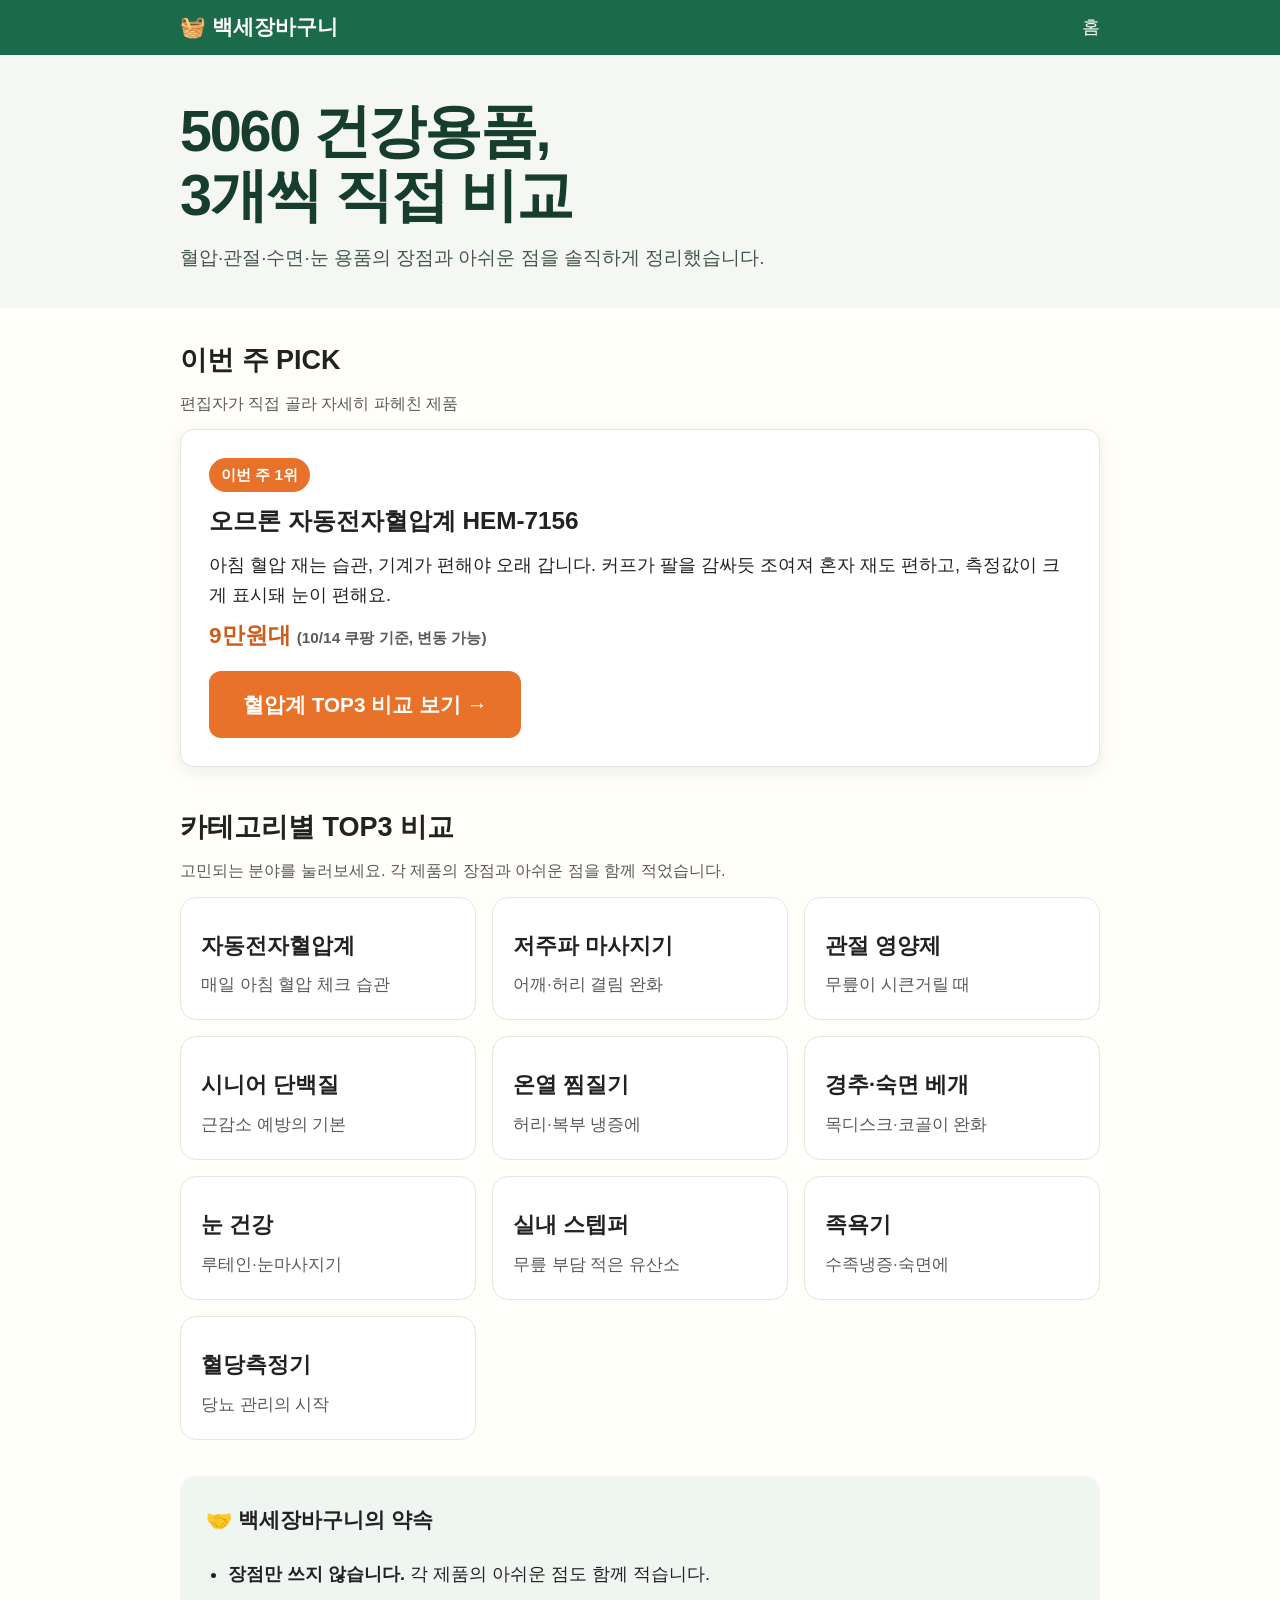
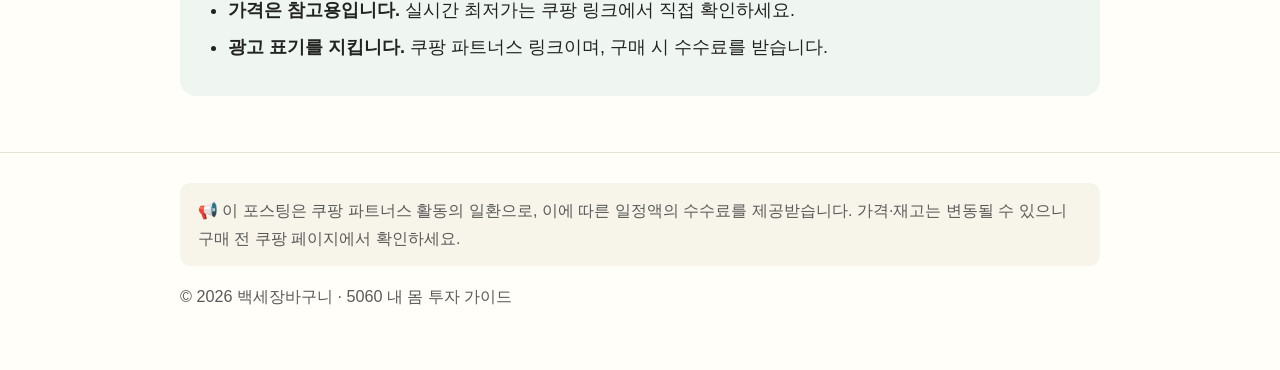
<file: index.html>
<!DOCTYPE html>
<html lang="ko">
<head>
<meta charset="UTF-8">
<meta name="viewport" content="width=device-width, initial-scale=1.0">
<title>백세장바구니 — 5060 내 몸 투자 가이드</title>
<meta name="description" content="5060 건강용품을 3개씩 비교합니다. 혈압·관절·수면·눈 용품의 장점과 아쉬운 점을 솔직하게 정리합니다.">
<link rel="stylesheet" href="style.css?v=20261018-3sec">
</head>
<body>

<header class="site-header">
  <div class="wrap">
    <a class="brand" href="index.html">🧺 백세장바구니<small>5060 내 몸 투자 가이드</small></a>
    <nav class="nav">
      <a href="index.html">홈</a>
    </nav>
  </div>
</header>

<section class="hero">
  <div class="wrap">
    <h1>5060 건강용품,<br>3개씩 직접 비교</h1>
    <p>혈압·관절·수면·눈 용품의 장점과 아쉬운 점을 솔직하게 정리했습니다.</p>
  </div>
</section>

<main class="wrap">

  <section class="section">
    <h2 class="section-title">이번 주 PICK</h2>
    <p class="section-sub">편집자가 직접 골라 자세히 파헤친 제품</p>
    <div class="pick">
      <span class="tag">이번 주 1위</span>
      <h3>오므론 자동전자혈압계 HEM-7156</h3>
      <p>아침 혈압 재는 습관, 기계가 편해야 오래 갑니다. 커프가 팔을 감싸듯 조여져 혼자 재도 편하고, 측정값이 크게 표시돼 눈이 편해요.</p>
      <p class="price">9만원대 <span class="price-note">(10/14 쿠팡 기준, 변동 가능)</span></p>
      <a class="btn" href="cat/blood-pressure.html">혈압계 TOP3 비교 보기 →</a>
    </div>
  </section>

  <section class="section">
    <h2 class="section-title">카테고리별 TOP3 비교</h2>
    <p class="section-sub">고민되는 분야를 눌러보세요. 각 제품의 장점과 아쉬운 점을 함께 적었습니다.</p>
    <div class="cat-grid">
      <a class="cat-card" href="cat/blood-pressure.html">
        <div class="icon">🩺</div><h3>자동전자혈압계</h3><p>매일 아침 혈압 체크 습관</p>
      </a>
      <a class="cat-card" href="cat/massager.html">
        <div class="icon">💆</div><h3>저주파 마사지기</h3><p>어깨·허리 결림 완화</p>
      </a>
      <a class="cat-card" href="cat/joint.html">
        <div class="icon">🦵</div><h3>관절 영양제</h3><p>무릎이 시큰거릴 때</p>
      </a>
      <a class="cat-card" href="cat/protein.html">
        <div class="icon">🥛</div><h3>시니어 단백질</h3><p>근감소 예방의 기본</p>
      </a>
      <a class="cat-card" href="cat/warm-pad.html">
        <div class="icon">🔥</div><h3>온열 찜질기</h3><p>허리·복부 냉증에</p>
      </a>
      <a class="cat-card" href="cat/pillow.html">
        <div class="icon">😴</div><h3>경추·숙면 베개</h3><p>목디스크·코골이 완화</p>
      </a>
      <a class="cat-card" href="cat/eye.html">
        <div class="icon">👁️</div><h3>눈 건강</h3><p>루테인·눈마사지기</p>
      </a>
      <a class="cat-card" href="cat/stepper.html">
        <div class="icon">🚶</div><h3>실내 스텝퍼</h3><p>무릎 부담 적은 유산소</p>
      </a>
      <a class="cat-card" href="cat/footbath.html">
        <div class="icon">🦶</div><h3>족욕기</h3><p>수족냉증·숙면에</p>
      </a>
      <a class="cat-card" href="cat/glucose.html">
        <div class="icon">🩸</div><h3>혈당측정기</h3><p>당뇨 관리의 시작</p>
      </a>
    </div>
  </section>

  <section class="trust">
    <h3>🤝 백세장바구니의 약속</h3>
    <ul>
      <li><b>장점만 쓰지 않습니다.</b> 각 제품의 아쉬운 점도 함께 적습니다.</li>
      <li><b>가격은 참고용입니다.</b> 실시간 최저가는 쿠팡 링크에서 직접 확인하세요.</li>
      <li><b>광고 표기를 지킵니다.</b> 쿠팡 파트너스 링크이며, 구매 시 수수료를 받습니다.</li>
    </ul>
  </section>

</main>

<footer class="site-footer">
  <div class="wrap">
    <div class="disclosure">
      📢 이 포스팅은 쿠팡 파트너스 활동의 일환으로, 이에 따른 일정액의 수수료를 제공받습니다. 가격·재고는 변동될 수 있으니 구매 전 쿠팡 페이지에서 확인하세요.
    </div>
    <p>© 2026 백세장바구니 · 5060 내 몸 투자 가이드</p>
  </div>
</footer>

</body>
</html>
</file>
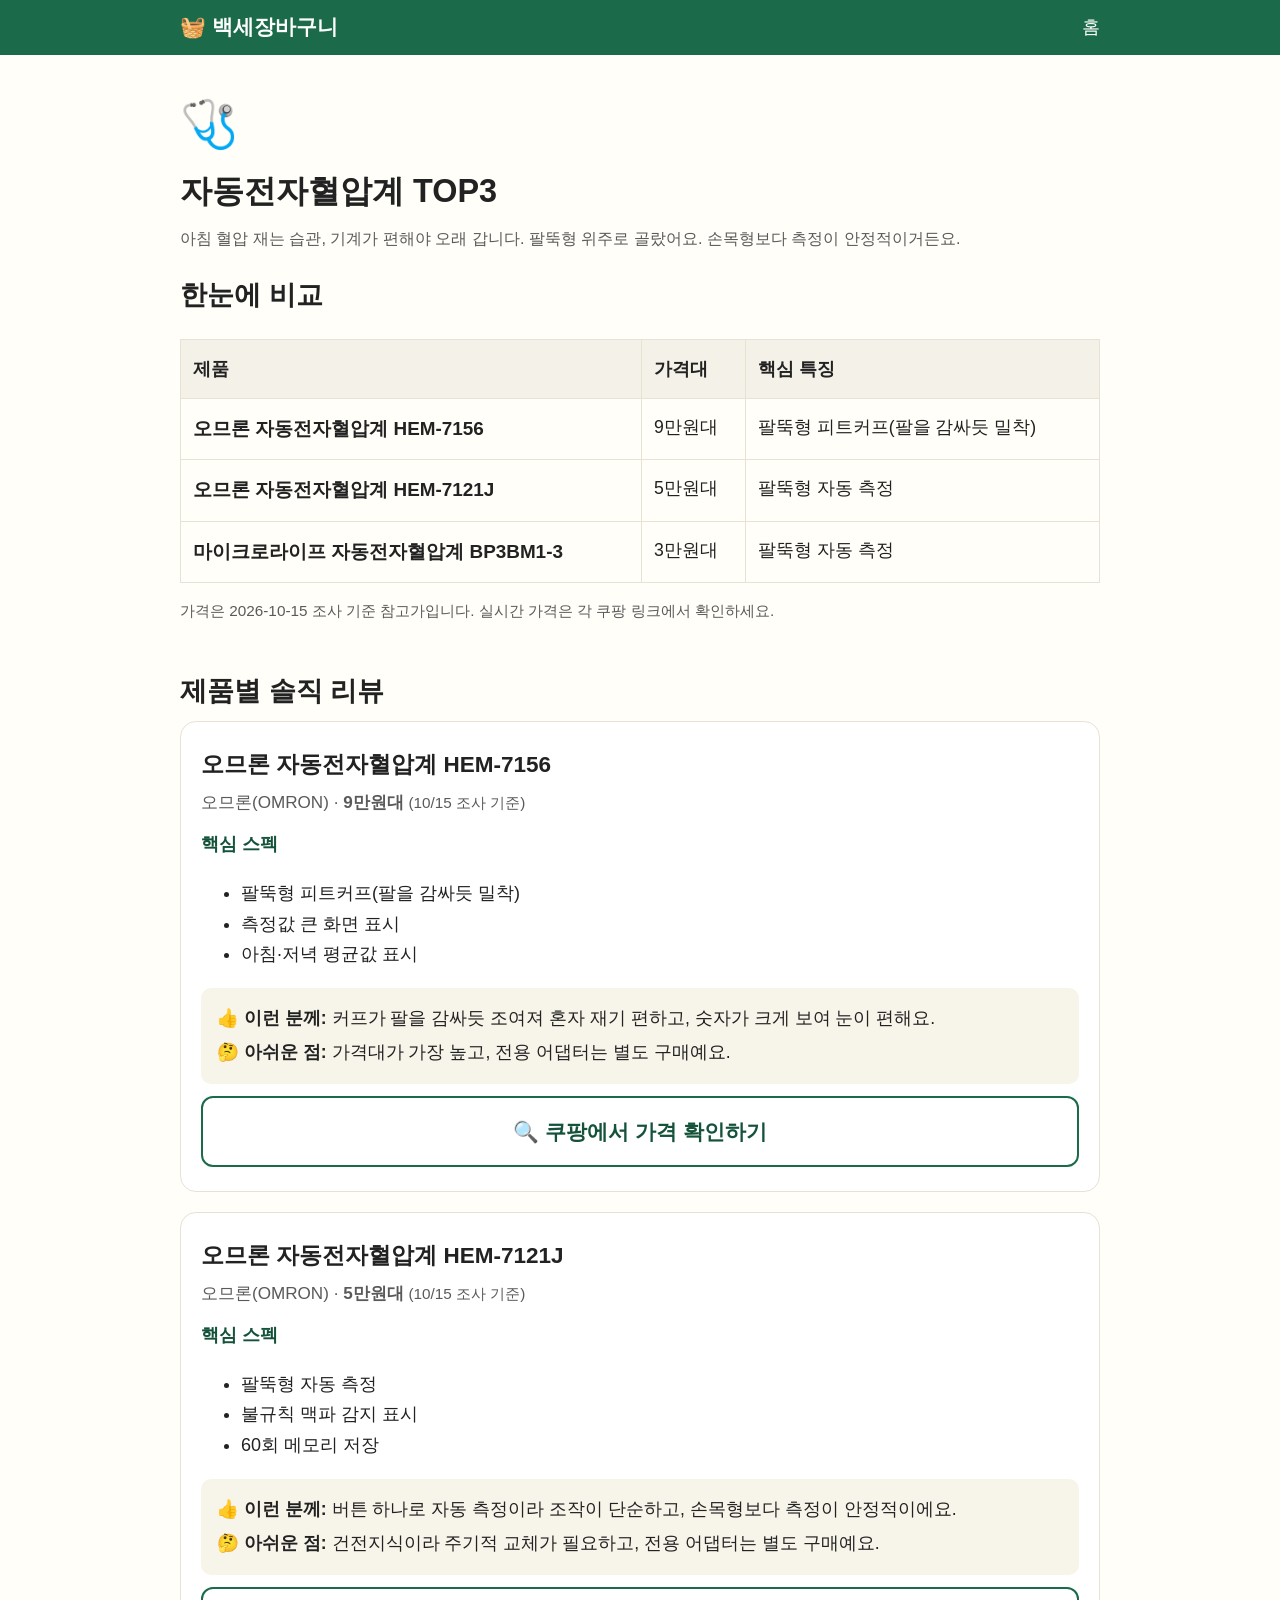
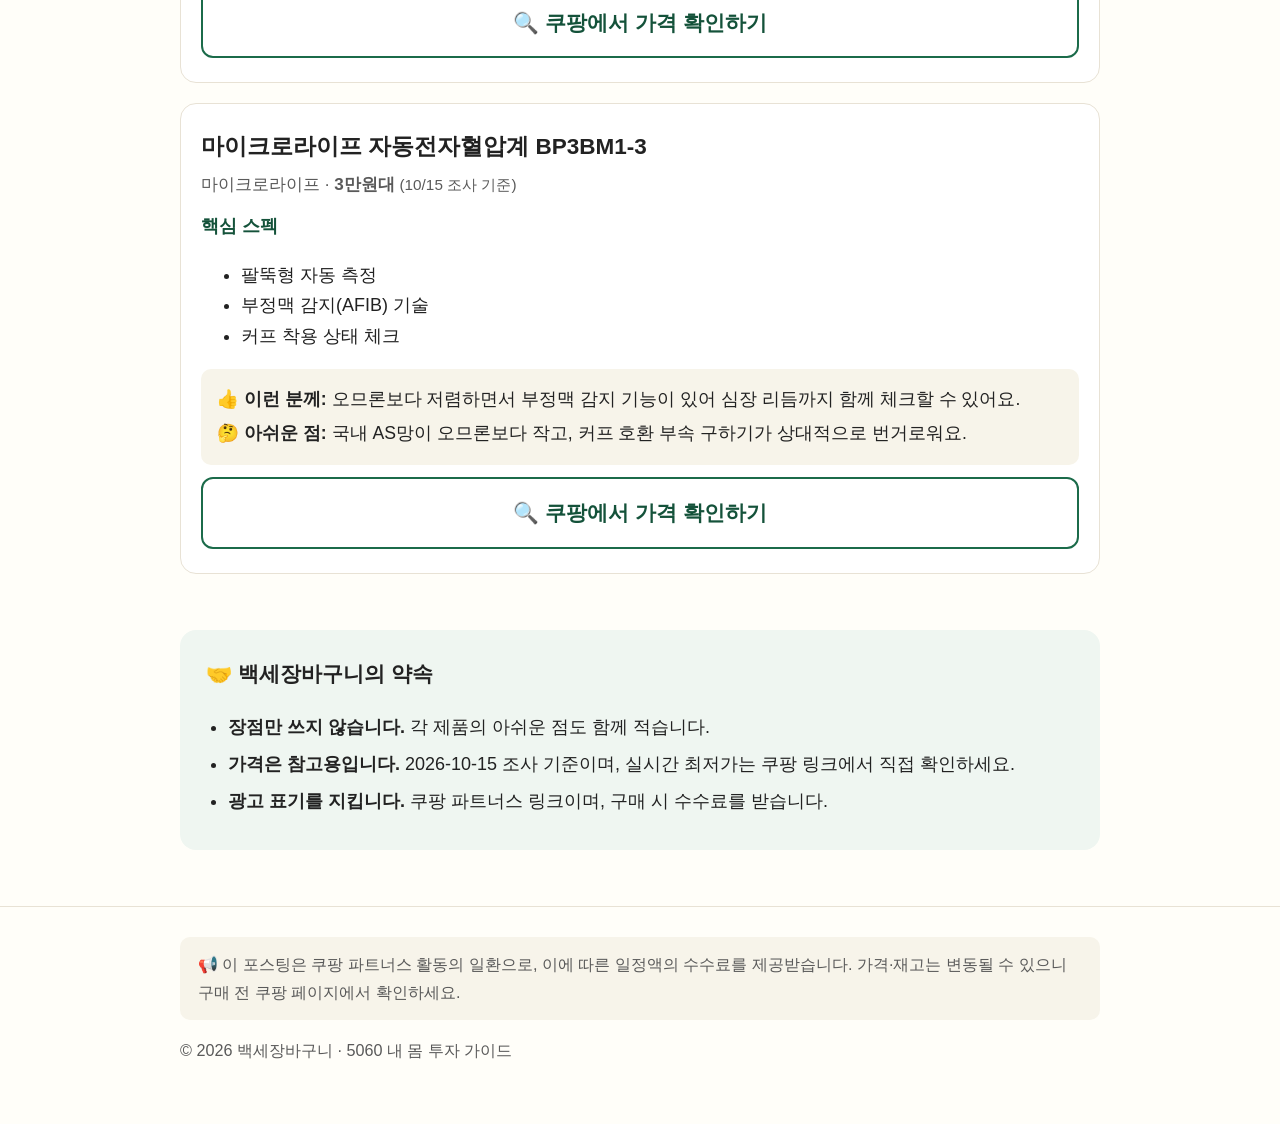
<file: cat/blood-pressure.html>
<!DOCTYPE html>
<html lang="ko">
<head>
<meta charset="UTF-8">
<meta name="viewport" content="width=device-width, initial-scale=1.0">
<title>자동전자혈압계 TOP3 — 백세장바구니</title>
<meta name="description" content="5060을 위한 자동전자혈압계 비교 가이드 — 아침 혈압 재는 습관, 기계가 편해야 오래 갑니다. 팔뚝형 위주로 골랐어요. 손목형보다 측정이 안정적이거든요.">
<link rel="stylesheet" href="../style.css">
</head>
<body>
<header class="site-header">
  <div class="wrap">
    <a class="brand" href="../index.html">🧺 백세장바구니<small>5060 내 몸 투자 가이드</small></a>
    <nav class="nav"><a href="../index.html">홈</a></nav>
  </div>
</header>
<main class="wrap">

  <section class="section">
    <p style="font-size:2.6rem;margin:0">🩺</p>
    <h1 class="section-title" style="font-size:1.8rem">자동전자혈압계 TOP3</h1>
    <p class="section-sub">아침 혈압 재는 습관, 기계가 편해야 오래 갑니다. 팔뚝형 위주로 골랐어요. 손목형보다 측정이 안정적이거든요.</p>
  </section>

  <h2 class="section-title">한눈에 비교</h2>
  <table class="compare">
    <tr><th>제품</th><th>가격대</th><th>핵심 특징</th></tr>
    <tr><td class='prod-name'>오므론 자동전자혈압계 HEM-7156</td><td>9만원대</td><td>팔뚝형 피트커프(팔을 감싸듯 밀착)</td></tr>
<tr><td class='prod-name'>오므론 자동전자혈압계 HEM-7121J</td><td>5만원대</td><td>팔뚝형 자동 측정</td></tr>
<tr><td class='prod-name'>마이크로라이프 자동전자혈압계 BP3BM1-3</td><td>3만원대</td><td>팔뚝형 자동 측정</td></tr>

  </table>
  <p class="price-note">가격은 2026-10-15 조사 기준 참고가입니다. 실시간 가격은 각 쿠팡 링크에서 확인하세요.</p>

  <section class="section">
    <h2 class="section-title">제품별 솔직 리뷰</h2>

  <div class="product">
    <h3>오므론 자동전자혈압계 HEM-7156</h3>
    <p class="brand-line">오므론(OMRON) · <b>9만원대</b> <span class="price-note">(10/15 조사 기준)</span></p>
    <div class="spec"><b>핵심 스펙</b><ul><li>팔뚝형 피트커프(팔을 감싸듯 밀착)</li><li>측정값 큰 화면 표시</li><li>아침·저녁 평균값 표시</li></ul></div>
    <div class="verdict">
      <p>👍 <b>이런 분께:</b> 커프가 팔을 감싸듯 조여져 혼자 재기 편하고, 숫자가 크게 보여 눈이 편해요.</p>
      <p>🤔 <b>아쉬운 점:</b> 가격대가 가장 높고, 전용 어댑터는 별도 구매예요.</p>
    </div>
    <a class="btn btn-block" data-aff="omron-hem7156" data-kw="오므론 HEM-7156 혈압계" href="#">쿠팡에서 보기</a>
  </div>

  <div class="product">
    <h3>오므론 자동전자혈압계 HEM-7121J</h3>
    <p class="brand-line">오므론(OMRON) · <b>5만원대</b> <span class="price-note">(10/15 조사 기준)</span></p>
    <div class="spec"><b>핵심 스펙</b><ul><li>팔뚝형 자동 측정</li><li>불규칙 맥파 감지 표시</li><li>60회 메모리 저장</li></ul></div>
    <div class="verdict">
      <p>👍 <b>이런 분께:</b> 버튼 하나로 자동 측정이라 조작이 단순하고, 손목형보다 측정이 안정적이에요.</p>
      <p>🤔 <b>아쉬운 점:</b> 건전지식이라 주기적 교체가 필요하고, 전용 어댑터는 별도 구매예요.</p>
    </div>
    <a class="btn btn-block" data-aff="omron-hem7121j" data-kw="오므론 HEM-7121J 혈압계" href="#">쿠팡에서 보기</a>
  </div>

  <div class="product">
    <h3>마이크로라이프 자동전자혈압계 BP3BM1-3</h3>
    <p class="brand-line">마이크로라이프 · <b>3만원대</b> <span class="price-note">(10/15 조사 기준)</span></p>
    <div class="spec"><b>핵심 스펙</b><ul><li>팔뚝형 자동 측정</li><li>부정맥 감지(AFIB) 기술</li><li>커프 착용 상태 체크</li></ul></div>
    <div class="verdict">
      <p>👍 <b>이런 분께:</b> 오므론보다 저렴하면서 부정맥 감지 기능이 있어 심장 리듬까지 함께 체크할 수 있어요.</p>
      <p>🤔 <b>아쉬운 점:</b> 국내 AS망이 오므론보다 작고, 커프 호환 부속 구하기가 상대적으로 번거로워요.</p>
    </div>
    <a class="btn btn-block" data-aff="microlife-bp3bm1" data-kw="마이크로라이프 BP3BM1-3 혈압계" href="#">쿠팡에서 보기</a>
  </div>
  </section>

  <section class="trust">
    <h3>🤝 백세장바구니의 약속</h3>
    <ul>
      <li><b>장점만 쓰지 않습니다.</b> 각 제품의 아쉬운 점도 함께 적습니다.</li>
      <li><b>가격은 참고용입니다.</b> 2026-10-15 조사 기준이며, 실시간 최저가는 쿠팡 링크에서 직접 확인하세요.</li>
      <li><b>광고 표기를 지킵니다.</b> 쿠팡 파트너스 링크이며, 구매 시 수수료를 받습니다.</li>
    </ul>
  </section>
</main>
<footer class="site-footer">
  <div class="wrap">
    <div class="disclosure">
      📢 이 포스팅은 쿠팡 파트너스 활동의 일환으로, 이에 따른 일정액의 수수료를 제공받습니다. 가격·재고는 변동될 수 있으니 구매 전 쿠팡 페이지에서 확인하세요.
    </div>
    <p>© 2026 백세장바구니 · 5060 내 몸 투자 가이드</p>
  </div>
</footer>
<script src="../links.js"></script>
</body>
</html>
</file>
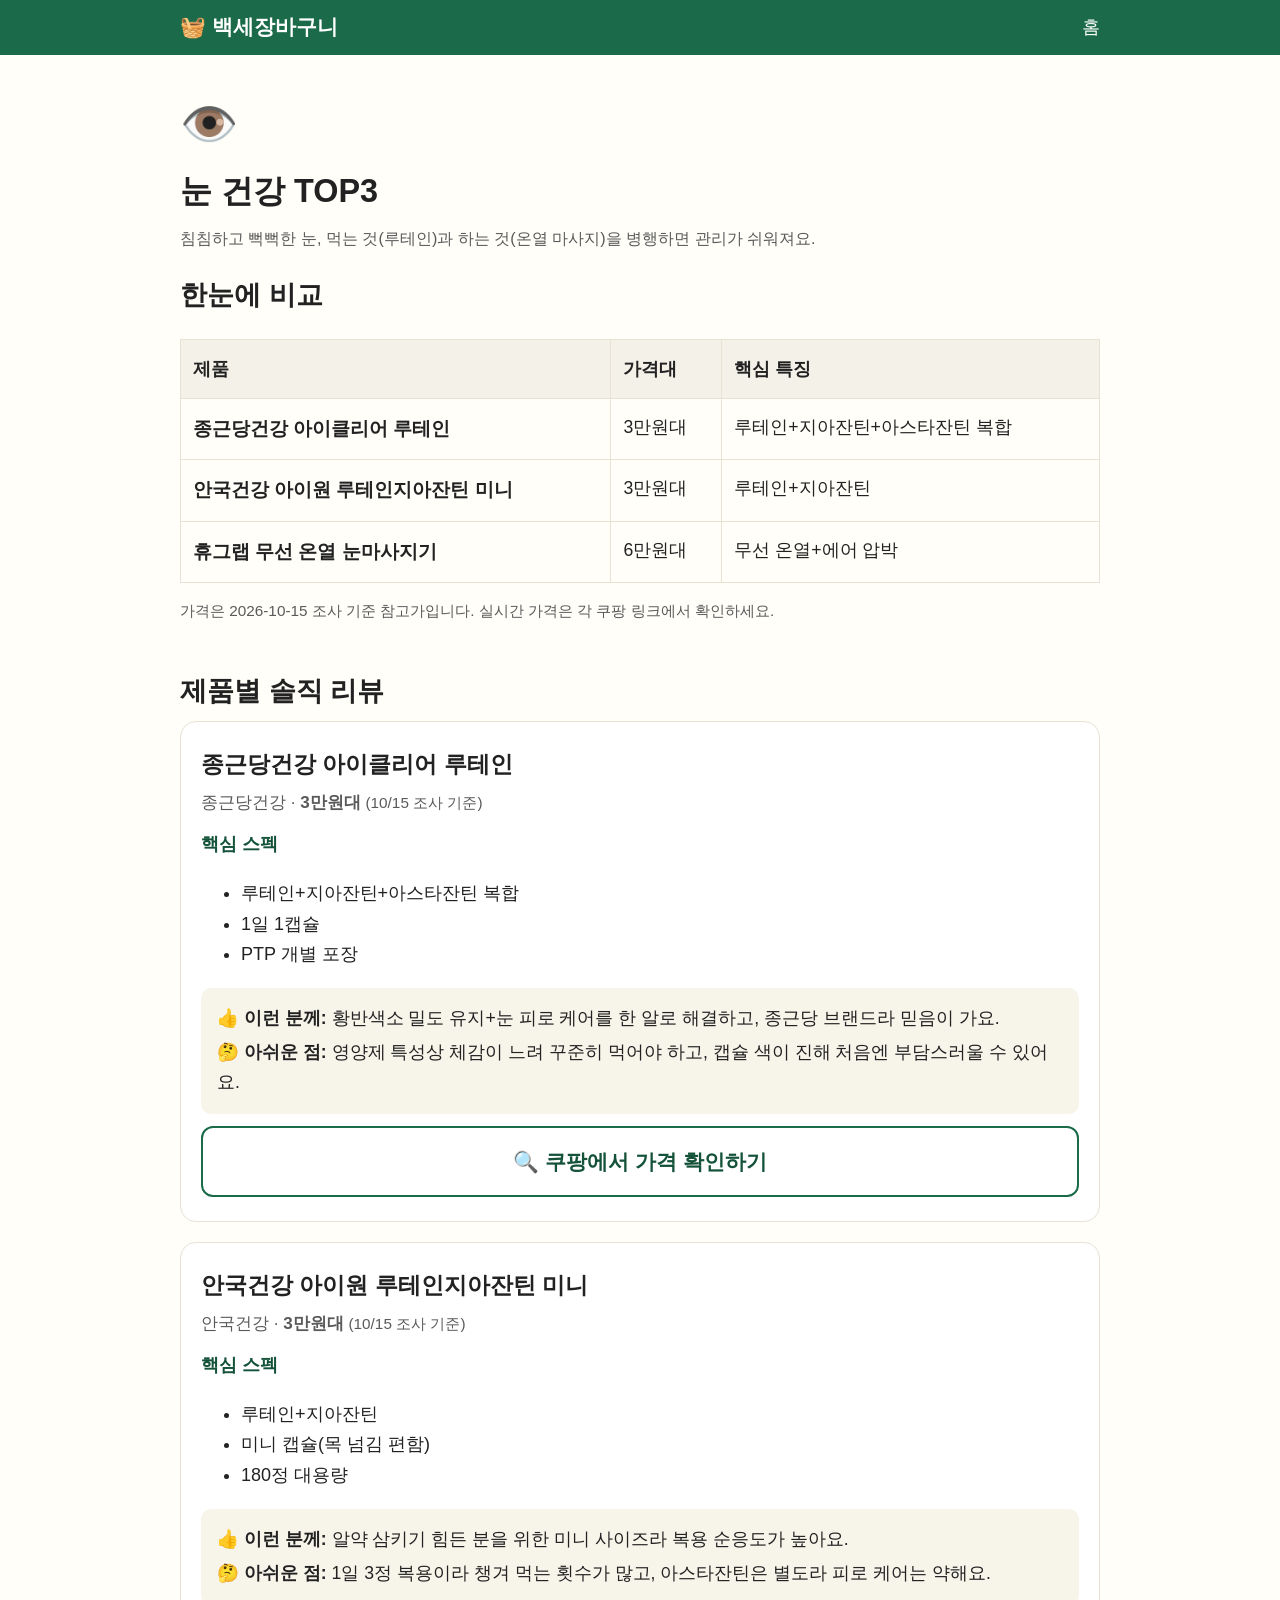
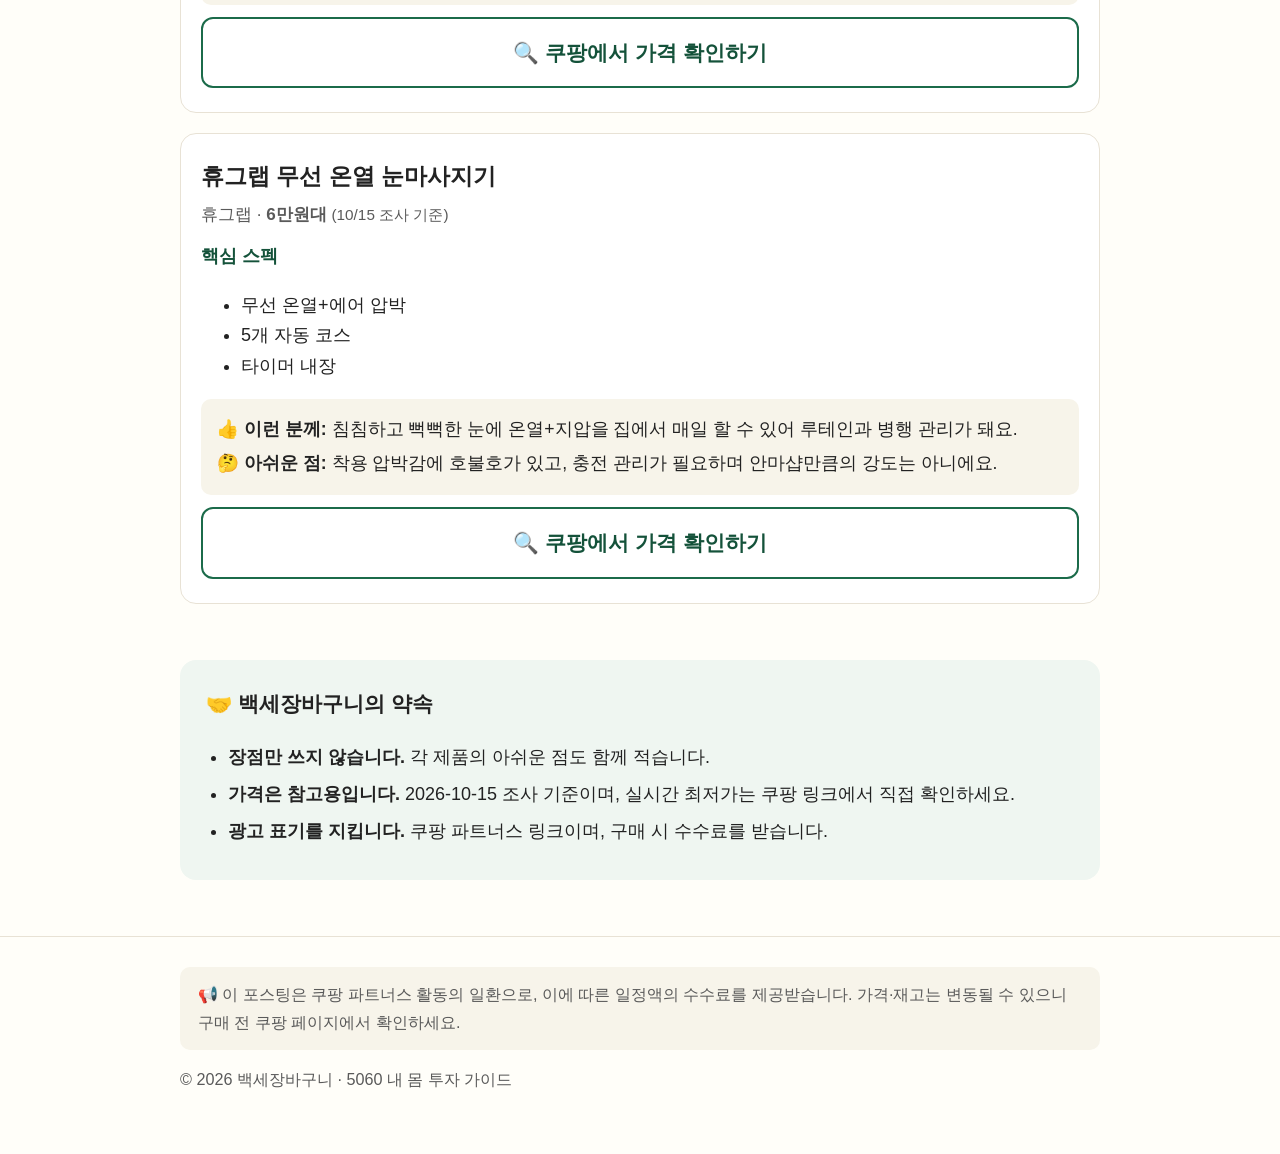
<file: cat/eye.html>
<!DOCTYPE html>
<html lang="ko">
<head>
<meta charset="UTF-8">
<meta name="viewport" content="width=device-width, initial-scale=1.0">
<title>눈 건강 TOP3 — 백세장바구니</title>
<meta name="description" content="5060을 위한 눈 건강 비교 가이드 — 침침하고 뻑뻑한 눈, 먹는 것(루테인)과 하는 것(온열 마사지)을 병행하면 관리가 쉬워져요.">
<link rel="stylesheet" href="../style.css">
</head>
<body>
<header class="site-header">
  <div class="wrap">
    <a class="brand" href="../index.html">🧺 백세장바구니<small>5060 내 몸 투자 가이드</small></a>
    <nav class="nav"><a href="../index.html">홈</a></nav>
  </div>
</header>
<main class="wrap">

  <section class="section">
    <p style="font-size:2.6rem;margin:0">👁️</p>
    <h1 class="section-title" style="font-size:1.8rem">눈 건강 TOP3</h1>
    <p class="section-sub">침침하고 뻑뻑한 눈, 먹는 것(루테인)과 하는 것(온열 마사지)을 병행하면 관리가 쉬워져요.</p>
  </section>

  <h2 class="section-title">한눈에 비교</h2>
  <table class="compare">
    <tr><th>제품</th><th>가격대</th><th>핵심 특징</th></tr>
    <tr><td class='prod-name'>종근당건강 아이클리어 루테인</td><td>3만원대</td><td>루테인+지아잔틴+아스타잔틴 복합</td></tr>
<tr><td class='prod-name'>안국건강 아이원 루테인지아잔틴 미니</td><td>3만원대</td><td>루테인+지아잔틴</td></tr>
<tr><td class='prod-name'>휴그랩 무선 온열 눈마사지기</td><td>6만원대</td><td>무선 온열+에어 압박</td></tr>

  </table>
  <p class="price-note">가격은 2026-10-15 조사 기준 참고가입니다. 실시간 가격은 각 쿠팡 링크에서 확인하세요.</p>

  <section class="section">
    <h2 class="section-title">제품별 솔직 리뷰</h2>

  <div class="product">
    <h3>종근당건강 아이클리어 루테인</h3>
    <p class="brand-line">종근당건강 · <b>3만원대</b> <span class="price-note">(10/15 조사 기준)</span></p>
    <div class="spec"><b>핵심 스펙</b><ul><li>루테인+지아잔틴+아스타잔틴 복합</li><li>1일 1캡슐</li><li>PTP 개별 포장</li></ul></div>
    <div class="verdict">
      <p>👍 <b>이런 분께:</b> 황반색소 밀도 유지+눈 피로 케어를 한 알로 해결하고, 종근당 브랜드라 믿음이 가요.</p>
      <p>🤔 <b>아쉬운 점:</b> 영양제 특성상 체감이 느려 꾸준히 먹어야 하고, 캡슐 색이 진해 처음엔 부담스러울 수 있어요.</p>
    </div>
    <a class="btn btn-block" data-aff="jw-iclear" data-kw="종근당 아이클리어 루테인" href="#">쿠팡에서 보기</a>
  </div>

  <div class="product">
    <h3>안국건강 아이원 루테인지아잔틴 미니</h3>
    <p class="brand-line">안국건강 · <b>3만원대</b> <span class="price-note">(10/15 조사 기준)</span></p>
    <div class="spec"><b>핵심 스펙</b><ul><li>루테인+지아잔틴</li><li>미니 캡슐(목 넘김 편함)</li><li>180정 대용량</li></ul></div>
    <div class="verdict">
      <p>👍 <b>이런 분께:</b> 알약 삼키기 힘든 분을 위한 미니 사이즈라 복용 순응도가 높아요.</p>
      <p>🤔 <b>아쉬운 점:</b> 1일 3정 복용이라 챙겨 먹는 횟수가 많고, 아스타잔틴은 별도라 피로 케어는 약해요.</p>
    </div>
    <a class="btn btn-block" data-aff="anguk-ieyeon" data-kw="안국건강 아이원 루테인 미니" href="#">쿠팡에서 보기</a>
  </div>

  <div class="product">
    <h3>휴그랩 무선 온열 눈마사지기</h3>
    <p class="brand-line">휴그랩 · <b>6만원대</b> <span class="price-note">(10/15 조사 기준)</span></p>
    <div class="spec"><b>핵심 스펙</b><ul><li>무선 온열+에어 압박</li><li>5개 자동 코스</li><li>타이머 내장</li></ul></div>
    <div class="verdict">
      <p>👍 <b>이런 분께:</b> 침침하고 뻑뻑한 눈에 온열+지압을 집에서 매일 할 수 있어 루테인과 병행 관리가 돼요.</p>
      <p>🤔 <b>아쉬운 점:</b> 착용 압박감에 호불호가 있고, 충전 관리가 필요하며 안마샵만큼의 강도는 아니에요.</p>
    </div>
    <a class="btn btn-block" data-aff="hugrab-eye" data-kw="휴그랩 온열 눈마사지기" href="#">쿠팡에서 보기</a>
  </div>
  </section>

  <section class="trust">
    <h3>🤝 백세장바구니의 약속</h3>
    <ul>
      <li><b>장점만 쓰지 않습니다.</b> 각 제품의 아쉬운 점도 함께 적습니다.</li>
      <li><b>가격은 참고용입니다.</b> 2026-10-15 조사 기준이며, 실시간 최저가는 쿠팡 링크에서 직접 확인하세요.</li>
      <li><b>광고 표기를 지킵니다.</b> 쿠팡 파트너스 링크이며, 구매 시 수수료를 받습니다.</li>
    </ul>
  </section>
</main>
<footer class="site-footer">
  <div class="wrap">
    <div class="disclosure">
      📢 이 포스팅은 쿠팡 파트너스 활동의 일환으로, 이에 따른 일정액의 수수료를 제공받습니다. 가격·재고는 변동될 수 있으니 구매 전 쿠팡 페이지에서 확인하세요.
    </div>
    <p>© 2026 백세장바구니 · 5060 내 몸 투자 가이드</p>
  </div>
</footer>
<script src="../links.js"></script>
</body>
</html>
</file>
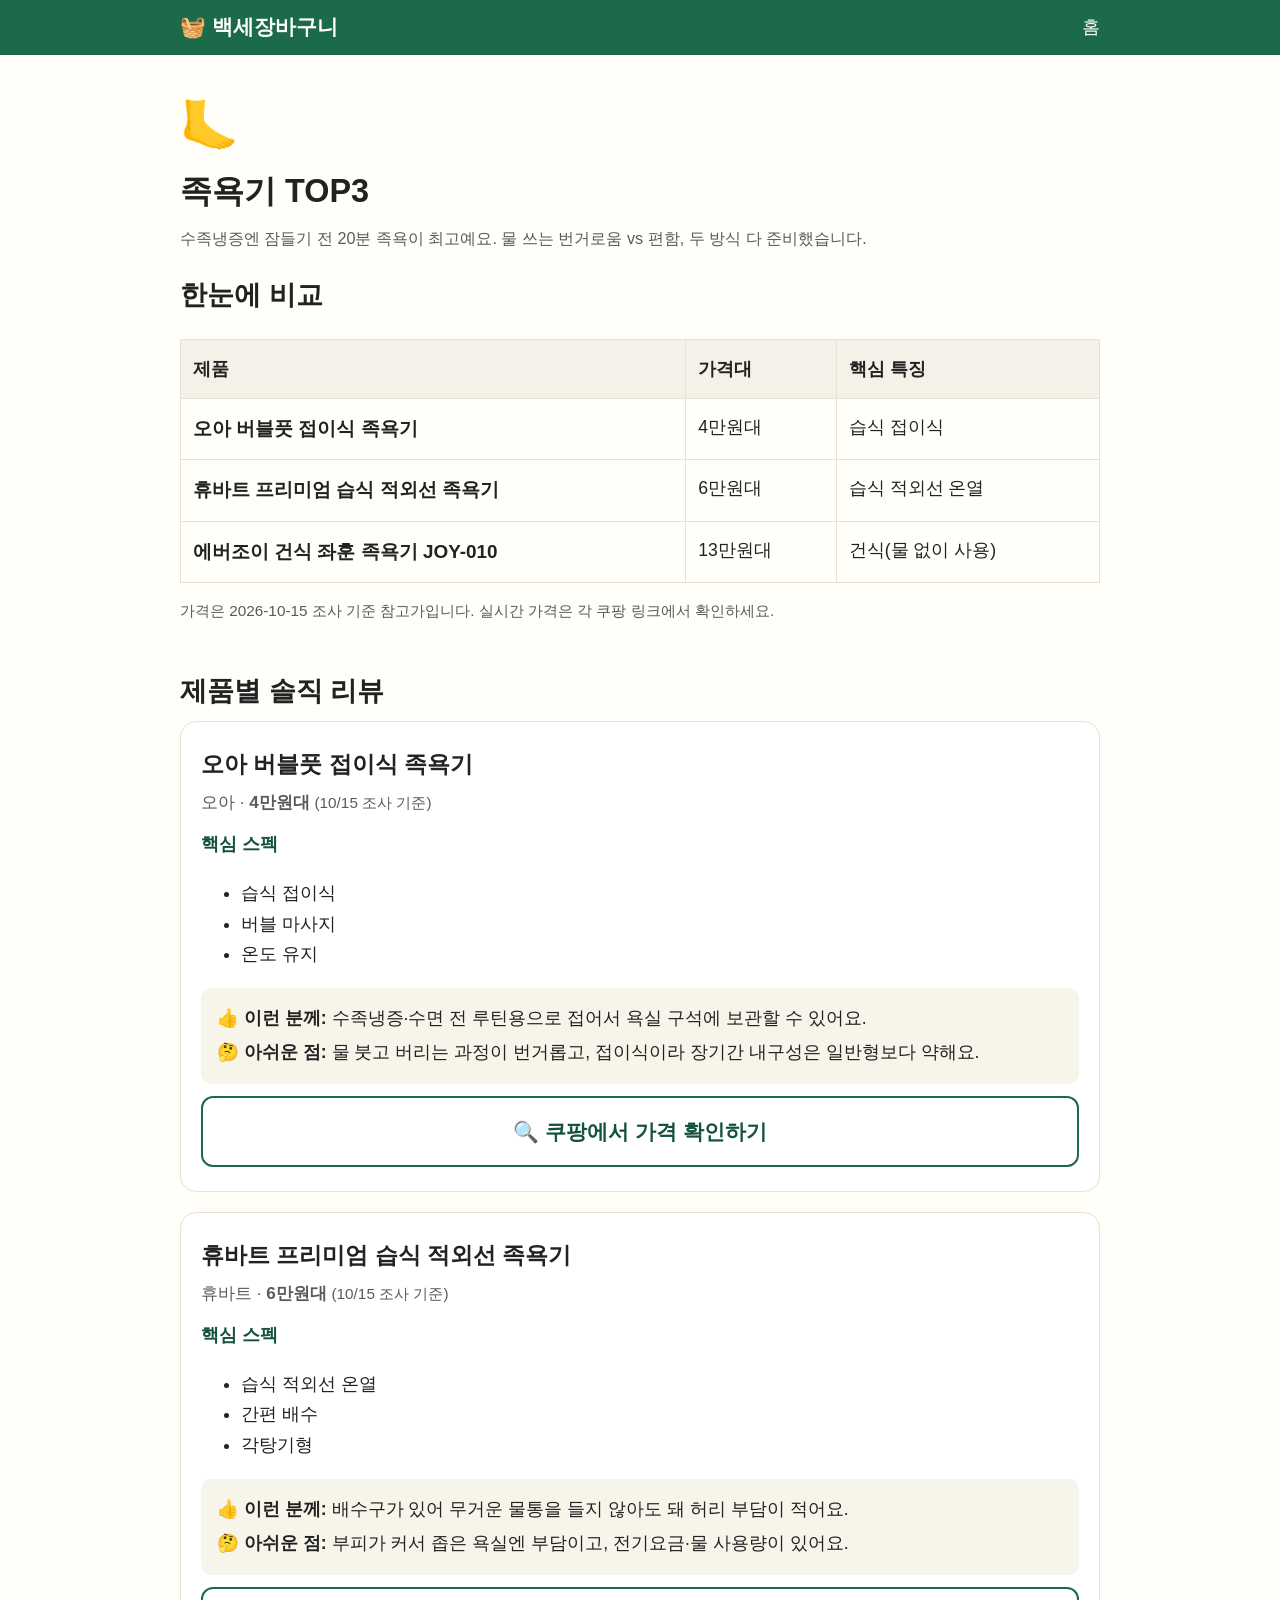
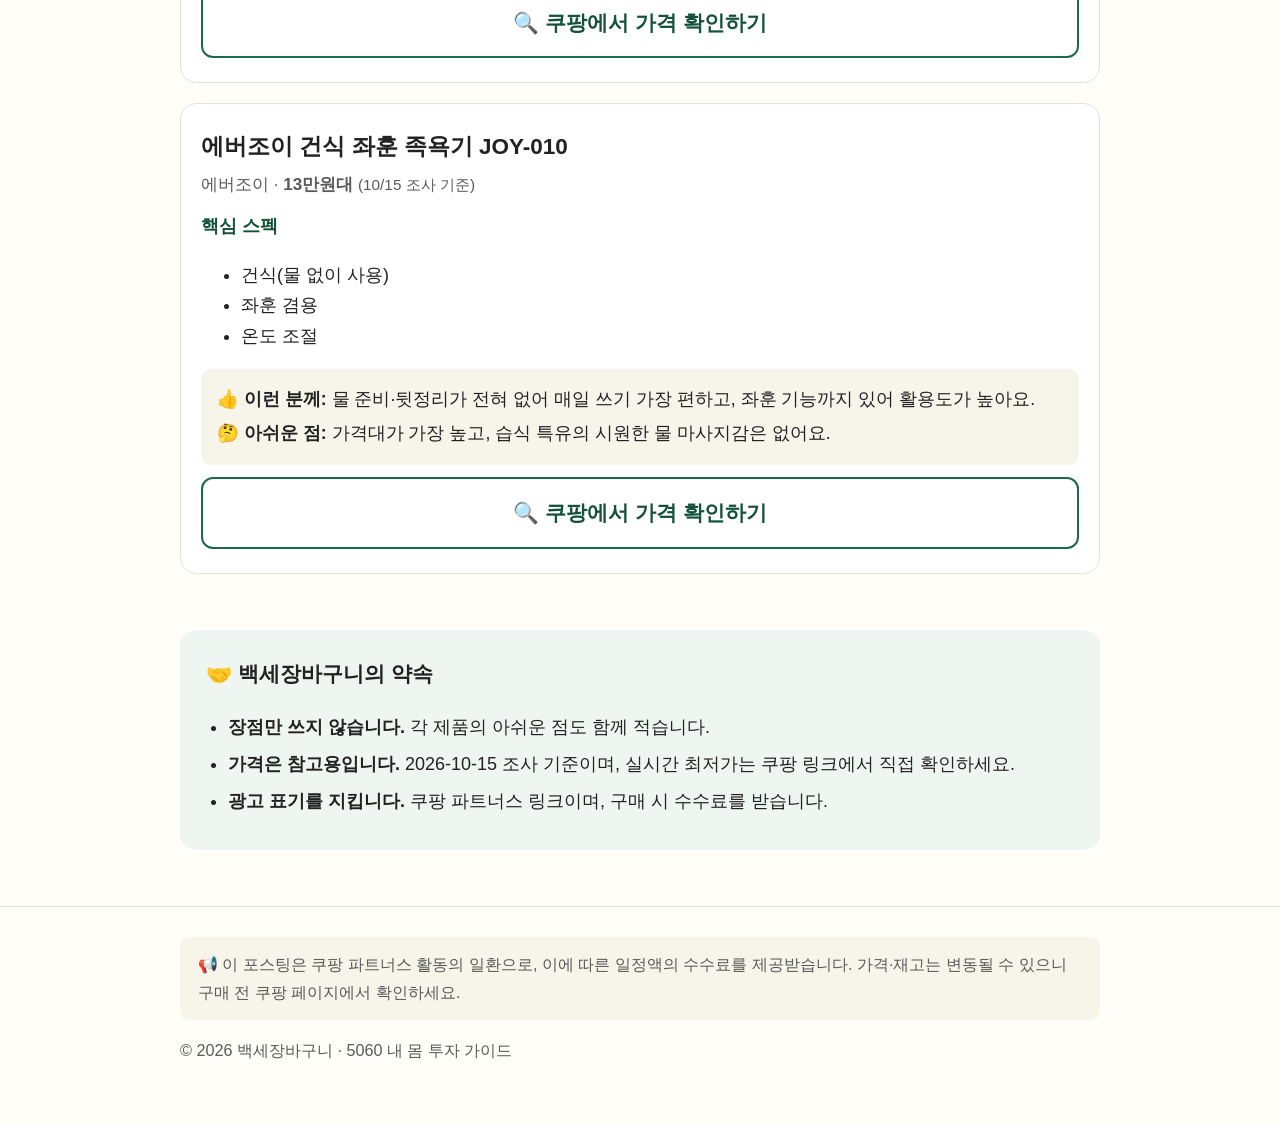
<file: cat/footbath.html>
<!DOCTYPE html>
<html lang="ko">
<head>
<meta charset="UTF-8">
<meta name="viewport" content="width=device-width, initial-scale=1.0">
<title>족욕기 TOP3 — 백세장바구니</title>
<meta name="description" content="5060을 위한 족욕기 비교 가이드 — 수족냉증엔 잠들기 전 20분 족욕이 최고예요. 물 쓰는 번거로움 vs 편함, 두 방식 다 준비했습니다.">
<link rel="stylesheet" href="../style.css">
</head>
<body>
<header class="site-header">
  <div class="wrap">
    <a class="brand" href="../index.html">🧺 백세장바구니<small>5060 내 몸 투자 가이드</small></a>
    <nav class="nav"><a href="../index.html">홈</a></nav>
  </div>
</header>
<main class="wrap">

  <section class="section">
    <p style="font-size:2.6rem;margin:0">🦶</p>
    <h1 class="section-title" style="font-size:1.8rem">족욕기 TOP3</h1>
    <p class="section-sub">수족냉증엔 잠들기 전 20분 족욕이 최고예요. 물 쓰는 번거로움 vs 편함, 두 방식 다 준비했습니다.</p>
  </section>

  <h2 class="section-title">한눈에 비교</h2>
  <table class="compare">
    <tr><th>제품</th><th>가격대</th><th>핵심 특징</th></tr>
    <tr><td class='prod-name'>오아 버블풋 접이식 족욕기</td><td>4만원대</td><td>습식 접이식</td></tr>
<tr><td class='prod-name'>휴바트 프리미엄 습식 적외선 족욕기</td><td>6만원대</td><td>습식 적외선 온열</td></tr>
<tr><td class='prod-name'>에버조이 건식 좌훈 족욕기 JOY-010</td><td>13만원대</td><td>건식(물 없이 사용)</td></tr>

  </table>
  <p class="price-note">가격은 2026-10-15 조사 기준 참고가입니다. 실시간 가격은 각 쿠팡 링크에서 확인하세요.</p>

  <section class="section">
    <h2 class="section-title">제품별 솔직 리뷰</h2>

  <div class="product">
    <h3>오아 버블풋 접이식 족욕기</h3>
    <p class="brand-line">오아 · <b>4만원대</b> <span class="price-note">(10/15 조사 기준)</span></p>
    <div class="spec"><b>핵심 스펙</b><ul><li>습식 접이식</li><li>버블 마사지</li><li>온도 유지</li></ul></div>
    <div class="verdict">
      <p>👍 <b>이런 분께:</b> 수족냉증·수면 전 루틴용으로 접어서 욕실 구석에 보관할 수 있어요.</p>
      <p>🤔 <b>아쉬운 점:</b> 물 붓고 버리는 과정이 번거롭고, 접이식이라 장기간 내구성은 일반형보다 약해요.</p>
    </div>
    <a class="btn btn-block" data-aff="oa-bubblefoot" data-kw="오아 버블풋 족욕기" href="#">쿠팡에서 보기</a>
  </div>

  <div class="product">
    <h3>휴바트 프리미엄 습식 적외선 족욕기</h3>
    <p class="brand-line">휴바트 · <b>6만원대</b> <span class="price-note">(10/15 조사 기준)</span></p>
    <div class="spec"><b>핵심 스펙</b><ul><li>습식 적외선 온열</li><li>간편 배수</li><li>각탕기형</li></ul></div>
    <div class="verdict">
      <p>👍 <b>이런 분께:</b> 배수구가 있어 무거운 물통을 들지 않아도 돼 허리 부담이 적어요.</p>
      <p>🤔 <b>아쉬운 점:</b> 부피가 커서 좁은 욕실엔 부담이고, 전기요금·물 사용량이 있어요.</p>
    </div>
    <a class="btn btn-block" data-aff="hubat-ir" data-kw="휴바트 적외선 족욕기" href="#">쿠팡에서 보기</a>
  </div>

  <div class="product">
    <h3>에버조이 건식 좌훈 족욕기 JOY-010</h3>
    <p class="brand-line">에버조이 · <b>13만원대</b> <span class="price-note">(10/15 조사 기준)</span></p>
    <div class="spec"><b>핵심 스펙</b><ul><li>건식(물 없이 사용)</li><li>좌훈 겸용</li><li>온도 조절</li></ul></div>
    <div class="verdict">
      <p>👍 <b>이런 분께:</b> 물 준비·뒷정리가 전혀 없어 매일 쓰기 가장 편하고, 좌훈 기능까지 있어 활용도가 높아요.</p>
      <p>🤔 <b>아쉬운 점:</b> 가격대가 가장 높고, 습식 특유의 시원한 물 마사지감은 없어요.</p>
    </div>
    <a class="btn btn-block" data-aff="everjoy-joy010" data-kw="에버조이 건식 족욕기 JOY-010" href="#">쿠팡에서 보기</a>
  </div>
  </section>

  <section class="trust">
    <h3>🤝 백세장바구니의 약속</h3>
    <ul>
      <li><b>장점만 쓰지 않습니다.</b> 각 제품의 아쉬운 점도 함께 적습니다.</li>
      <li><b>가격은 참고용입니다.</b> 2026-10-15 조사 기준이며, 실시간 최저가는 쿠팡 링크에서 직접 확인하세요.</li>
      <li><b>광고 표기를 지킵니다.</b> 쿠팡 파트너스 링크이며, 구매 시 수수료를 받습니다.</li>
    </ul>
  </section>
</main>
<footer class="site-footer">
  <div class="wrap">
    <div class="disclosure">
      📢 이 포스팅은 쿠팡 파트너스 활동의 일환으로, 이에 따른 일정액의 수수료를 제공받습니다. 가격·재고는 변동될 수 있으니 구매 전 쿠팡 페이지에서 확인하세요.
    </div>
    <p>© 2026 백세장바구니 · 5060 내 몸 투자 가이드</p>
  </div>
</footer>
<script src="../links.js"></script>
</body>
</html>
</file>
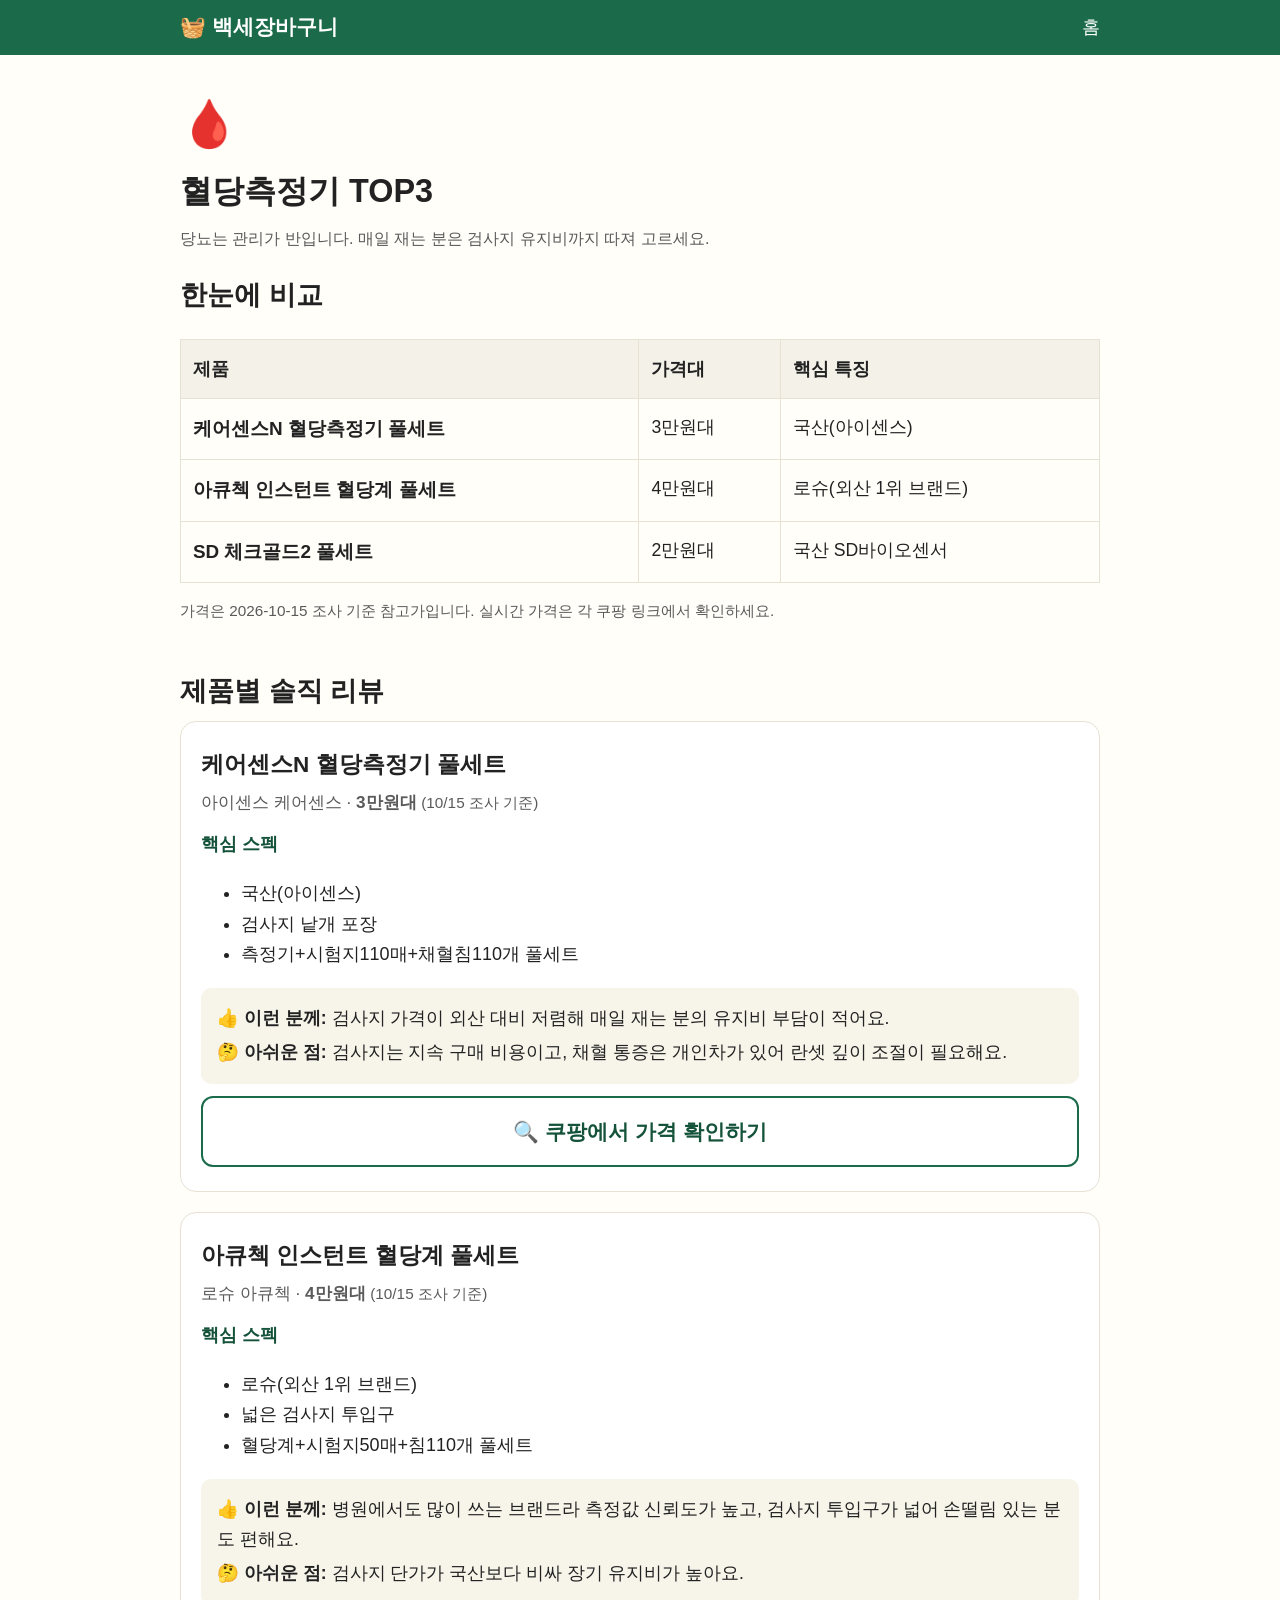
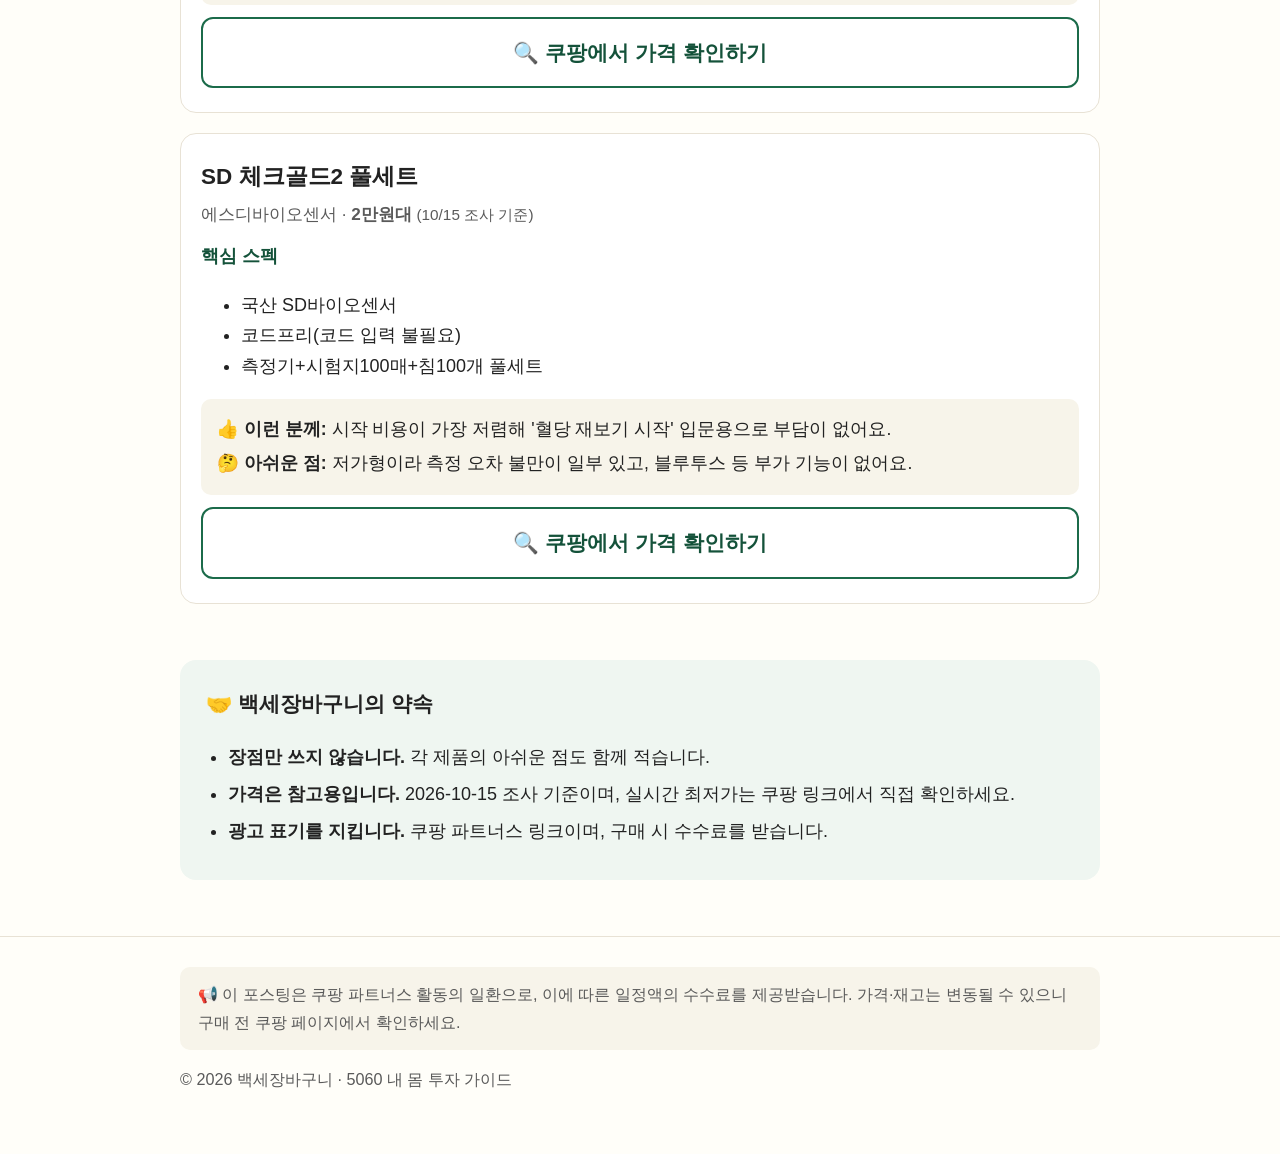
<file: cat/glucose.html>
<!DOCTYPE html>
<html lang="ko">
<head>
<meta charset="UTF-8">
<meta name="viewport" content="width=device-width, initial-scale=1.0">
<title>혈당측정기 TOP3 — 백세장바구니</title>
<meta name="description" content="5060을 위한 혈당측정기 비교 가이드 — 당뇨는 관리가 반입니다. 매일 재는 분은 검사지 유지비까지 따져 고르세요.">
<link rel="stylesheet" href="../style.css">
</head>
<body>
<header class="site-header">
  <div class="wrap">
    <a class="brand" href="../index.html">🧺 백세장바구니<small>5060 내 몸 투자 가이드</small></a>
    <nav class="nav"><a href="../index.html">홈</a></nav>
  </div>
</header>
<main class="wrap">

  <section class="section">
    <p style="font-size:2.6rem;margin:0">🩸</p>
    <h1 class="section-title" style="font-size:1.8rem">혈당측정기 TOP3</h1>
    <p class="section-sub">당뇨는 관리가 반입니다. 매일 재는 분은 검사지 유지비까지 따져 고르세요.</p>
  </section>

  <h2 class="section-title">한눈에 비교</h2>
  <table class="compare">
    <tr><th>제품</th><th>가격대</th><th>핵심 특징</th></tr>
    <tr><td class='prod-name'>케어센스N 혈당측정기 풀세트</td><td>3만원대</td><td>국산(아이센스)</td></tr>
<tr><td class='prod-name'>아큐첵 인스턴트 혈당계 풀세트</td><td>4만원대</td><td>로슈(외산 1위 브랜드)</td></tr>
<tr><td class='prod-name'>SD 체크골드2 풀세트</td><td>2만원대</td><td>국산 SD바이오센서</td></tr>

  </table>
  <p class="price-note">가격은 2026-10-15 조사 기준 참고가입니다. 실시간 가격은 각 쿠팡 링크에서 확인하세요.</p>

  <section class="section">
    <h2 class="section-title">제품별 솔직 리뷰</h2>

  <div class="product">
    <h3>케어센스N 혈당측정기 풀세트</h3>
    <p class="brand-line">아이센스 케어센스 · <b>3만원대</b> <span class="price-note">(10/15 조사 기준)</span></p>
    <div class="spec"><b>핵심 스펙</b><ul><li>국산(아이센스)</li><li>검사지 낱개 포장</li><li>측정기+시험지110매+채혈침110개 풀세트</li></ul></div>
    <div class="verdict">
      <p>👍 <b>이런 분께:</b> 검사지 가격이 외산 대비 저렴해 매일 재는 분의 유지비 부담이 적어요.</p>
      <p>🤔 <b>아쉬운 점:</b> 검사지는 지속 구매 비용이고, 채혈 통증은 개인차가 있어 란셋 깊이 조절이 필요해요.</p>
    </div>
    <a class="btn btn-block" data-aff="caresens-n" data-kw="케어센스N 혈당측정기 풀세트" href="#">쿠팡에서 보기</a>
  </div>

  <div class="product">
    <h3>아큐첵 인스턴트 혈당계 풀세트</h3>
    <p class="brand-line">로슈 아큐첵 · <b>4만원대</b> <span class="price-note">(10/15 조사 기준)</span></p>
    <div class="spec"><b>핵심 스펙</b><ul><li>로슈(외산 1위 브랜드)</li><li>넓은 검사지 투입구</li><li>혈당계+시험지50매+침110개 풀세트</li></ul></div>
    <div class="verdict">
      <p>👍 <b>이런 분께:</b> 병원에서도 많이 쓰는 브랜드라 측정값 신뢰도가 높고, 검사지 투입구가 넓어 손떨림 있는 분도 편해요.</p>
      <p>🤔 <b>아쉬운 점:</b> 검사지 단가가 국산보다 비싸 장기 유지비가 높아요.</p>
    </div>
    <a class="btn btn-block" data-aff="accuchek-instant" data-kw="아큐첵 인스턴트 혈당계" href="#">쿠팡에서 보기</a>
  </div>

  <div class="product">
    <h3>SD 체크골드2 풀세트</h3>
    <p class="brand-line">에스디바이오센서 · <b>2만원대</b> <span class="price-note">(10/15 조사 기준)</span></p>
    <div class="spec"><b>핵심 스펙</b><ul><li>국산 SD바이오센서</li><li>코드프리(코드 입력 불필요)</li><li>측정기+시험지100매+침100개 풀세트</li></ul></div>
    <div class="verdict">
      <p>👍 <b>이런 분께:</b> 시작 비용이 가장 저렴해 '혈당 재보기 시작' 입문용으로 부담이 없어요.</p>
      <p>🤔 <b>아쉬운 점:</b> 저가형이라 측정 오차 불만이 일부 있고, 블루투스 등 부가 기능이 없어요.</p>
    </div>
    <a class="btn btn-block" data-aff="sd-checkgold2" data-kw="SD 체크골드2 혈당측정기" href="#">쿠팡에서 보기</a>
  </div>
  </section>

  <section class="trust">
    <h3>🤝 백세장바구니의 약속</h3>
    <ul>
      <li><b>장점만 쓰지 않습니다.</b> 각 제품의 아쉬운 점도 함께 적습니다.</li>
      <li><b>가격은 참고용입니다.</b> 2026-10-15 조사 기준이며, 실시간 최저가는 쿠팡 링크에서 직접 확인하세요.</li>
      <li><b>광고 표기를 지킵니다.</b> 쿠팡 파트너스 링크이며, 구매 시 수수료를 받습니다.</li>
    </ul>
  </section>
</main>
<footer class="site-footer">
  <div class="wrap">
    <div class="disclosure">
      📢 이 포스팅은 쿠팡 파트너스 활동의 일환으로, 이에 따른 일정액의 수수료를 제공받습니다. 가격·재고는 변동될 수 있으니 구매 전 쿠팡 페이지에서 확인하세요.
    </div>
    <p>© 2026 백세장바구니 · 5060 내 몸 투자 가이드</p>
  </div>
</footer>
<script src="../links.js"></script>
</body>
</html>
</file>
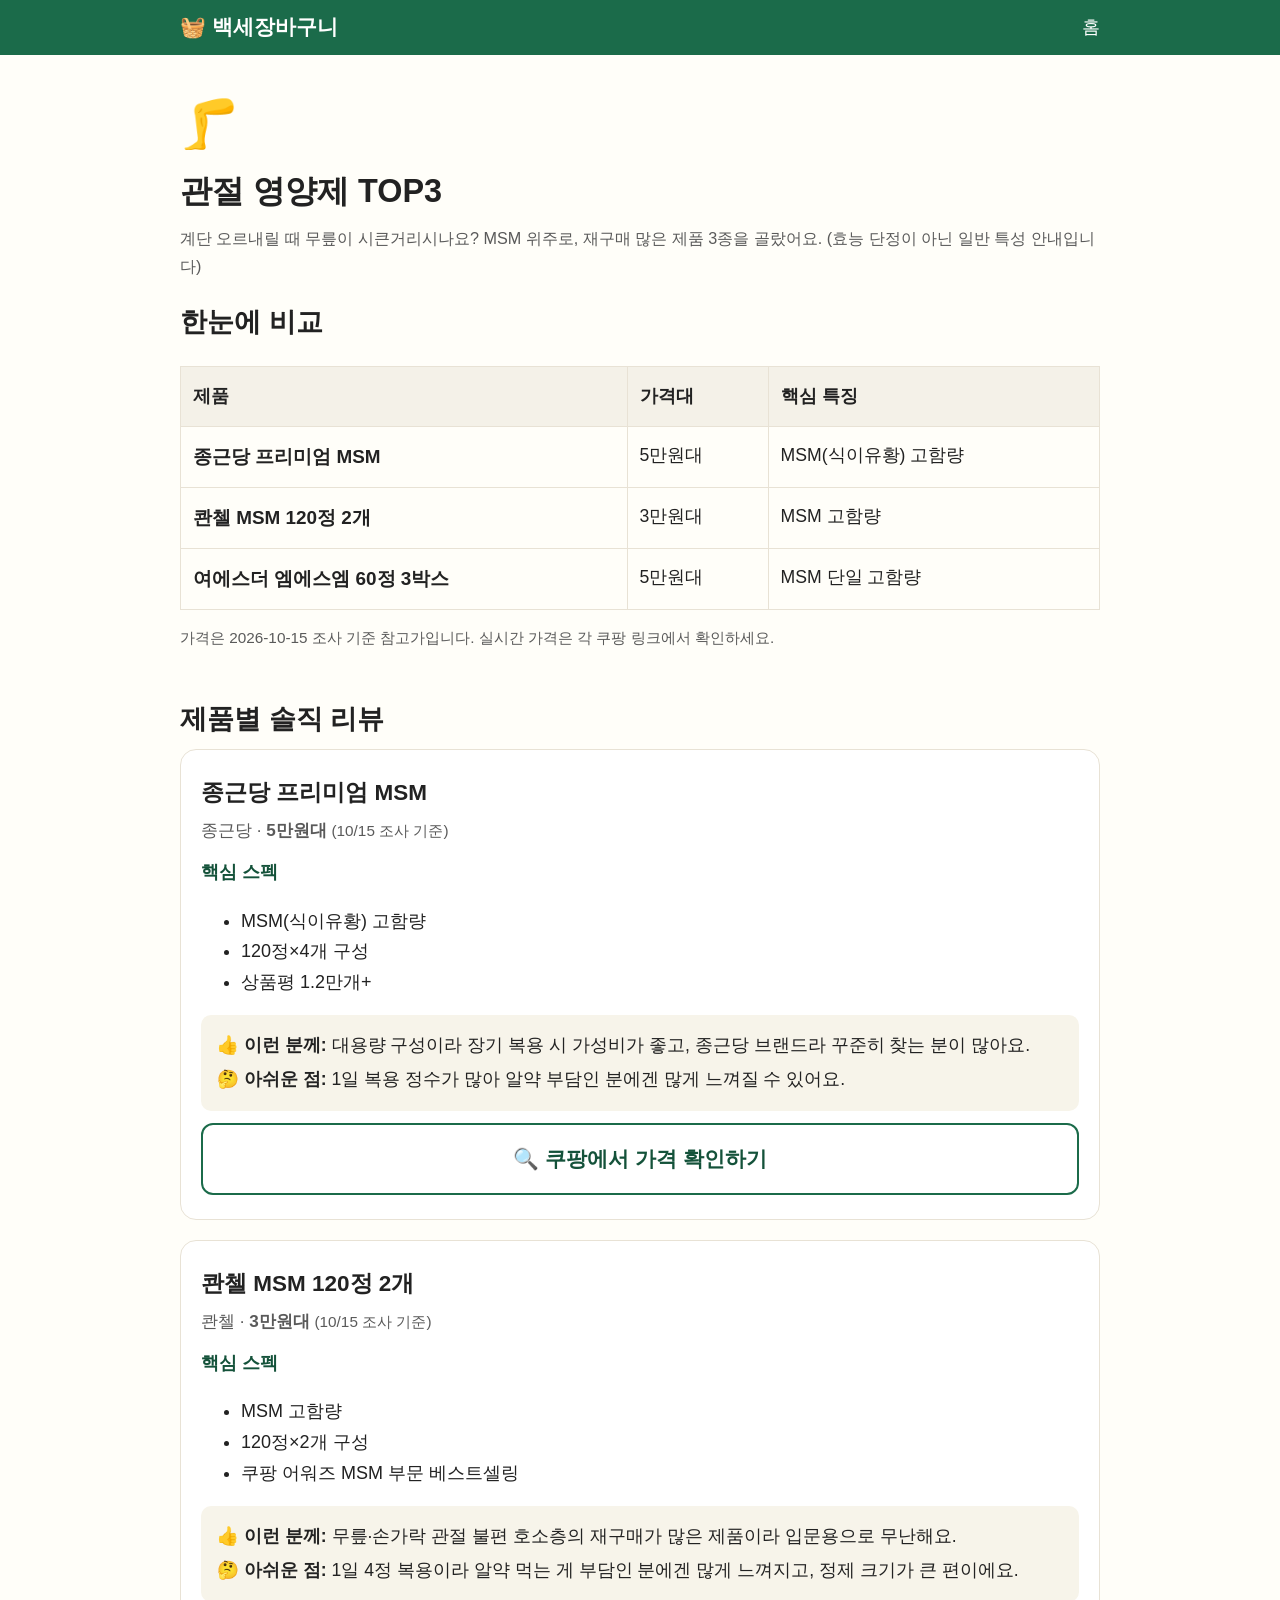
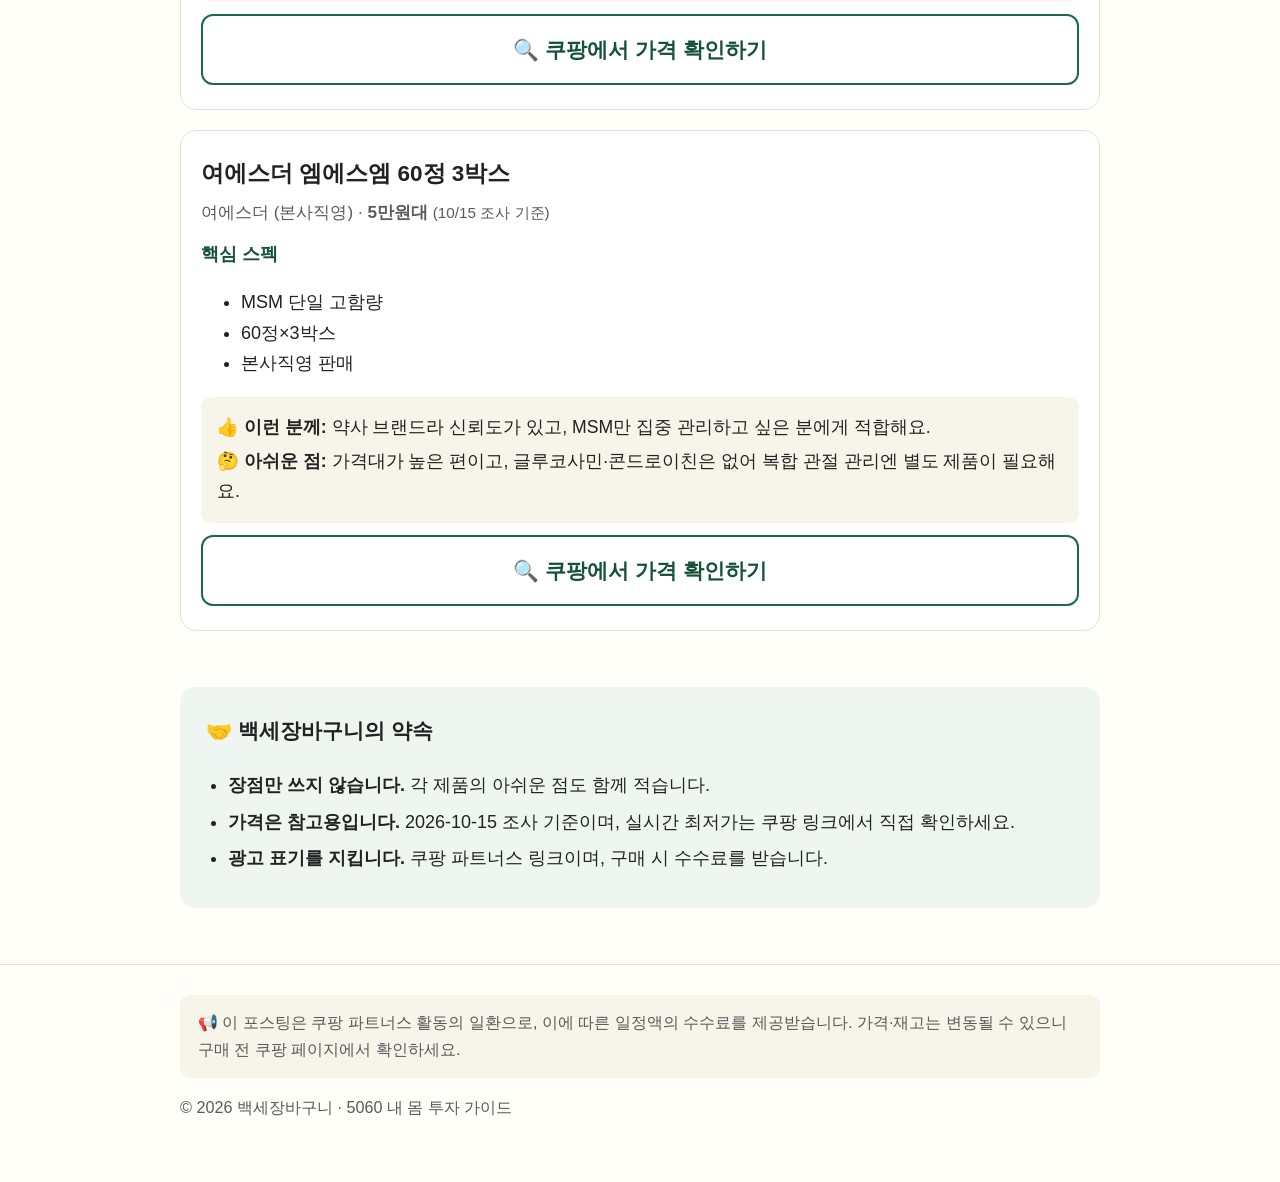
<file: cat/joint.html>
<!DOCTYPE html>
<html lang="ko">
<head>
<meta charset="UTF-8">
<meta name="viewport" content="width=device-width, initial-scale=1.0">
<title>관절 영양제 TOP3 — 백세장바구니</title>
<meta name="description" content="5060을 위한 관절 영양제 비교 가이드 — 계단 오르내릴 때 무릎이 시큰거리시나요? MSM 위주로, 재구매 많은 제품 3종을 골랐어요. (효능 단정이 아닌 일반 특성 안내입니다)">
<link rel="stylesheet" href="../style.css">
</head>
<body>
<header class="site-header">
  <div class="wrap">
    <a class="brand" href="../index.html">🧺 백세장바구니<small>5060 내 몸 투자 가이드</small></a>
    <nav class="nav"><a href="../index.html">홈</a></nav>
  </div>
</header>
<main class="wrap">

  <section class="section">
    <p style="font-size:2.6rem;margin:0">🦵</p>
    <h1 class="section-title" style="font-size:1.8rem">관절 영양제 TOP3</h1>
    <p class="section-sub">계단 오르내릴 때 무릎이 시큰거리시나요? MSM 위주로, 재구매 많은 제품 3종을 골랐어요. (효능 단정이 아닌 일반 특성 안내입니다)</p>
  </section>

  <h2 class="section-title">한눈에 비교</h2>
  <table class="compare">
    <tr><th>제품</th><th>가격대</th><th>핵심 특징</th></tr>
    <tr><td class='prod-name'>종근당 프리미엄 MSM</td><td>5만원대</td><td>MSM(식이유황) 고함량</td></tr>
<tr><td class='prod-name'>콴첼 MSM 120정 2개</td><td>3만원대</td><td>MSM 고함량</td></tr>
<tr><td class='prod-name'>여에스더 엠에스엠 60정 3박스</td><td>5만원대</td><td>MSM 단일 고함량</td></tr>

  </table>
  <p class="price-note">가격은 2026-10-15 조사 기준 참고가입니다. 실시간 가격은 각 쿠팡 링크에서 확인하세요.</p>

  <section class="section">
    <h2 class="section-title">제품별 솔직 리뷰</h2>

  <div class="product">
    <h3>종근당 프리미엄 MSM</h3>
    <p class="brand-line">종근당 · <b>5만원대</b> <span class="price-note">(10/15 조사 기준)</span></p>
    <div class="spec"><b>핵심 스펙</b><ul><li>MSM(식이유황) 고함량</li><li>120정×4개 구성</li><li>상품평 1.2만개+</li></ul></div>
    <div class="verdict">
      <p>👍 <b>이런 분께:</b> 대용량 구성이라 장기 복용 시 가성비가 좋고, 종근당 브랜드라 꾸준히 찾는 분이 많아요.</p>
      <p>🤔 <b>아쉬운 점:</b> 1일 복용 정수가 많아 알약 부담인 분에겐 많게 느껴질 수 있어요.</p>
    </div>
    <a class="btn btn-block" data-aff="chongkundang-msm" data-kw="종근당 프리미엄 MSM" href="#">쿠팡에서 보기</a>
  </div>

  <div class="product">
    <h3>콴첼 MSM 120정 2개</h3>
    <p class="brand-line">콴첼 · <b>3만원대</b> <span class="price-note">(10/15 조사 기준)</span></p>
    <div class="spec"><b>핵심 스펙</b><ul><li>MSM 고함량</li><li>120정×2개 구성</li><li>쿠팡 어워즈 MSM 부문 베스트셀링</li></ul></div>
    <div class="verdict">
      <p>👍 <b>이런 분께:</b> 무릎·손가락 관절 불편 호소층의 재구매가 많은 제품이라 입문용으로 무난해요.</p>
      <p>🤔 <b>아쉬운 점:</b> 1일 4정 복용이라 알약 먹는 게 부담인 분에겐 많게 느껴지고, 정제 크기가 큰 편이에요.</p>
    </div>
    <a class="btn btn-block" data-aff="quancell-msm" data-kw="콴첼 MSM" href="#">쿠팡에서 보기</a>
  </div>

  <div class="product">
    <h3>여에스더 엠에스엠 60정 3박스</h3>
    <p class="brand-line">여에스더 (본사직영) · <b>5만원대</b> <span class="price-note">(10/15 조사 기준)</span></p>
    <div class="spec"><b>핵심 스펙</b><ul><li>MSM 단일 고함량</li><li>60정×3박스</li><li>본사직영 판매</li></ul></div>
    <div class="verdict">
      <p>👍 <b>이런 분께:</b> 약사 브랜드라 신뢰도가 있고, MSM만 집중 관리하고 싶은 분에게 적합해요.</p>
      <p>🤔 <b>아쉬운 점:</b> 가격대가 높은 편이고, 글루코사민·콘드로이친은 없어 복합 관절 관리엔 별도 제품이 필요해요.</p>
    </div>
    <a class="btn btn-block" data-aff="esther-msm" data-kw="여에스더 엠에스엠" href="#">쿠팡에서 보기</a>
  </div>
  </section>

  <section class="trust">
    <h3>🤝 백세장바구니의 약속</h3>
    <ul>
      <li><b>장점만 쓰지 않습니다.</b> 각 제품의 아쉬운 점도 함께 적습니다.</li>
      <li><b>가격은 참고용입니다.</b> 2026-10-15 조사 기준이며, 실시간 최저가는 쿠팡 링크에서 직접 확인하세요.</li>
      <li><b>광고 표기를 지킵니다.</b> 쿠팡 파트너스 링크이며, 구매 시 수수료를 받습니다.</li>
    </ul>
  </section>
</main>
<footer class="site-footer">
  <div class="wrap">
    <div class="disclosure">
      📢 이 포스팅은 쿠팡 파트너스 활동의 일환으로, 이에 따른 일정액의 수수료를 제공받습니다. 가격·재고는 변동될 수 있으니 구매 전 쿠팡 페이지에서 확인하세요.
    </div>
    <p>© 2026 백세장바구니 · 5060 내 몸 투자 가이드</p>
  </div>
</footer>
<script src="../links.js"></script>
</body>
</html>
</file>
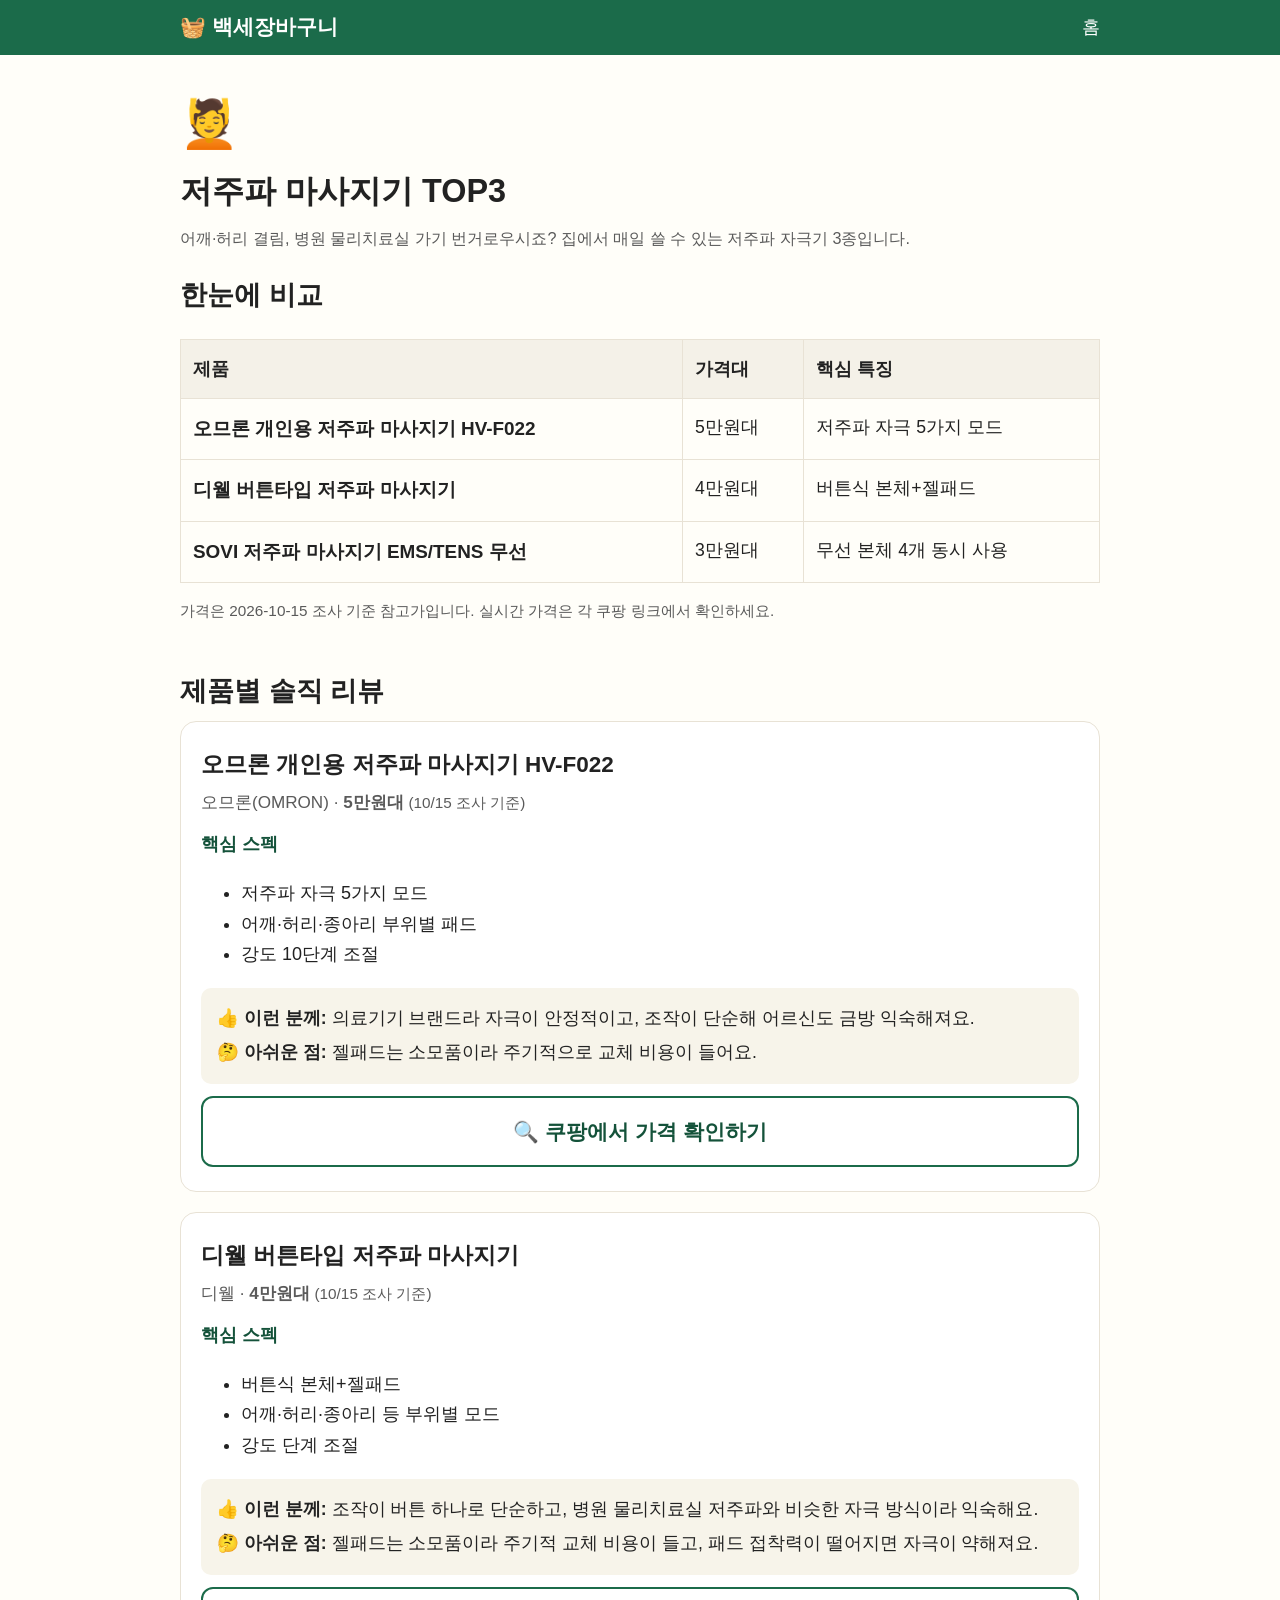
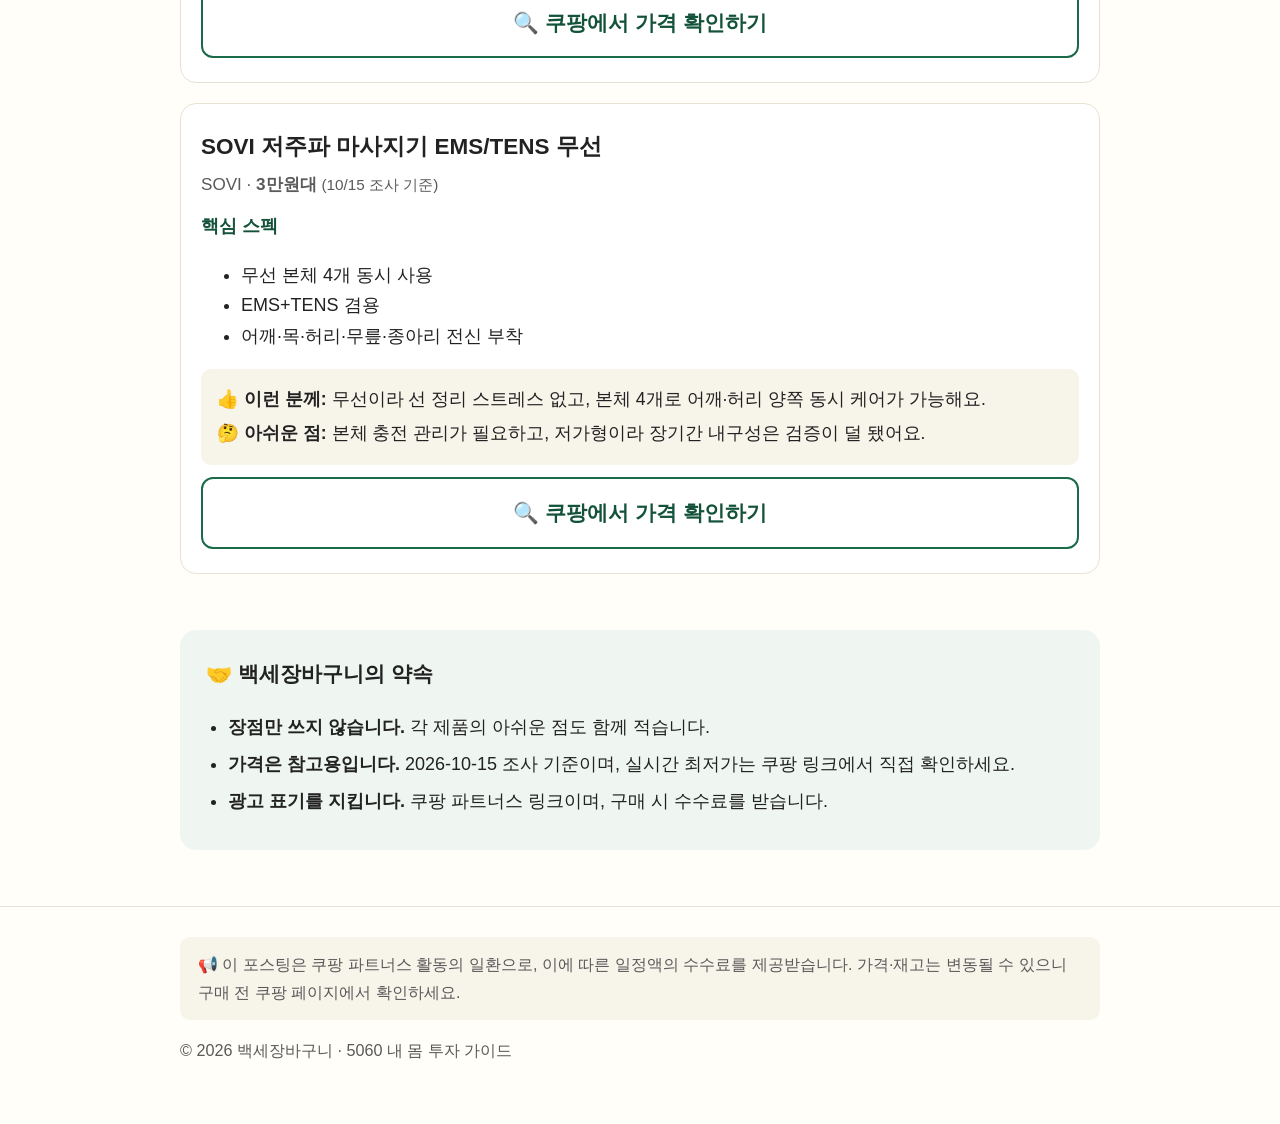
<file: cat/massager.html>
<!DOCTYPE html>
<html lang="ko">
<head>
<meta charset="UTF-8">
<meta name="viewport" content="width=device-width, initial-scale=1.0">
<title>저주파 마사지기 TOP3 — 백세장바구니</title>
<meta name="description" content="5060을 위한 저주파 마사지기 비교 가이드 — 어깨·허리 결림, 병원 물리치료실 가기 번거로우시죠? 집에서 매일 쓸 수 있는 저주파 자극기 3종입니다.">
<link rel="stylesheet" href="../style.css">
</head>
<body>
<header class="site-header">
  <div class="wrap">
    <a class="brand" href="../index.html">🧺 백세장바구니<small>5060 내 몸 투자 가이드</small></a>
    <nav class="nav"><a href="../index.html">홈</a></nav>
  </div>
</header>
<main class="wrap">

  <section class="section">
    <p style="font-size:2.6rem;margin:0">💆</p>
    <h1 class="section-title" style="font-size:1.8rem">저주파 마사지기 TOP3</h1>
    <p class="section-sub">어깨·허리 결림, 병원 물리치료실 가기 번거로우시죠? 집에서 매일 쓸 수 있는 저주파 자극기 3종입니다.</p>
  </section>

  <h2 class="section-title">한눈에 비교</h2>
  <table class="compare">
    <tr><th>제품</th><th>가격대</th><th>핵심 특징</th></tr>
    <tr><td class='prod-name'>오므론 개인용 저주파 마사지기 HV-F022</td><td>5만원대</td><td>저주파 자극 5가지 모드</td></tr>
<tr><td class='prod-name'>디웰 버튼타입 저주파 마사지기</td><td>4만원대</td><td>버튼식 본체+젤패드</td></tr>
<tr><td class='prod-name'>SOVI 저주파 마사지기 EMS/TENS 무선</td><td>3만원대</td><td>무선 본체 4개 동시 사용</td></tr>

  </table>
  <p class="price-note">가격은 2026-10-15 조사 기준 참고가입니다. 실시간 가격은 각 쿠팡 링크에서 확인하세요.</p>

  <section class="section">
    <h2 class="section-title">제품별 솔직 리뷰</h2>

  <div class="product">
    <h3>오므론 개인용 저주파 마사지기 HV-F022</h3>
    <p class="brand-line">오므론(OMRON) · <b>5만원대</b> <span class="price-note">(10/15 조사 기준)</span></p>
    <div class="spec"><b>핵심 스펙</b><ul><li>저주파 자극 5가지 모드</li><li>어깨·허리·종아리 부위별 패드</li><li>강도 10단계 조절</li></ul></div>
    <div class="verdict">
      <p>👍 <b>이런 분께:</b> 의료기기 브랜드라 자극이 안정적이고, 조작이 단순해 어르신도 금방 익숙해져요.</p>
      <p>🤔 <b>아쉬운 점:</b> 젤패드는 소모품이라 주기적으로 교체 비용이 들어요.</p>
    </div>
    <a class="btn btn-block" data-aff="omron-hvf022" data-kw="오므론 HV-F022 저주파 마사지기" href="#">쿠팡에서 보기</a>
  </div>

  <div class="product">
    <h3>디웰 버튼타입 저주파 마사지기</h3>
    <p class="brand-line">디웰 · <b>4만원대</b> <span class="price-note">(10/15 조사 기준)</span></p>
    <div class="spec"><b>핵심 스펙</b><ul><li>버튼식 본체+젤패드</li><li>어깨·허리·종아리 등 부위별 모드</li><li>강도 단계 조절</li></ul></div>
    <div class="verdict">
      <p>👍 <b>이런 분께:</b> 조작이 버튼 하나로 단순하고, 병원 물리치료실 저주파와 비슷한 자극 방식이라 익숙해요.</p>
      <p>🤔 <b>아쉬운 점:</b> 젤패드는 소모품이라 주기적 교체 비용이 들고, 패드 접착력이 떨어지면 자극이 약해져요.</p>
    </div>
    <a class="btn btn-block" data-aff="dewell-button" data-kw="디웰 버튼타입 저주파 마사지기" href="#">쿠팡에서 보기</a>
  </div>

  <div class="product">
    <h3>SOVI 저주파 마사지기 EMS/TENS 무선</h3>
    <p class="brand-line">SOVI · <b>3만원대</b> <span class="price-note">(10/15 조사 기준)</span></p>
    <div class="spec"><b>핵심 스펙</b><ul><li>무선 본체 4개 동시 사용</li><li>EMS+TENS 겸용</li><li>어깨·목·허리·무릎·종아리 전신 부착</li></ul></div>
    <div class="verdict">
      <p>👍 <b>이런 분께:</b> 무선이라 선 정리 스트레스 없고, 본체 4개로 어깨·허리 양쪽 동시 케어가 가능해요.</p>
      <p>🤔 <b>아쉬운 점:</b> 본체 충전 관리가 필요하고, 저가형이라 장기간 내구성은 검증이 덜 됐어요.</p>
    </div>
    <a class="btn btn-block" data-aff="sovi-wireless" data-kw="SOVI 저주파 마사지기 무선" href="#">쿠팡에서 보기</a>
  </div>
  </section>

  <section class="trust">
    <h3>🤝 백세장바구니의 약속</h3>
    <ul>
      <li><b>장점만 쓰지 않습니다.</b> 각 제품의 아쉬운 점도 함께 적습니다.</li>
      <li><b>가격은 참고용입니다.</b> 2026-10-15 조사 기준이며, 실시간 최저가는 쿠팡 링크에서 직접 확인하세요.</li>
      <li><b>광고 표기를 지킵니다.</b> 쿠팡 파트너스 링크이며, 구매 시 수수료를 받습니다.</li>
    </ul>
  </section>
</main>
<footer class="site-footer">
  <div class="wrap">
    <div class="disclosure">
      📢 이 포스팅은 쿠팡 파트너스 활동의 일환으로, 이에 따른 일정액의 수수료를 제공받습니다. 가격·재고는 변동될 수 있으니 구매 전 쿠팡 페이지에서 확인하세요.
    </div>
    <p>© 2026 백세장바구니 · 5060 내 몸 투자 가이드</p>
  </div>
</footer>
<script src="../links.js"></script>
</body>
</html>
</file>
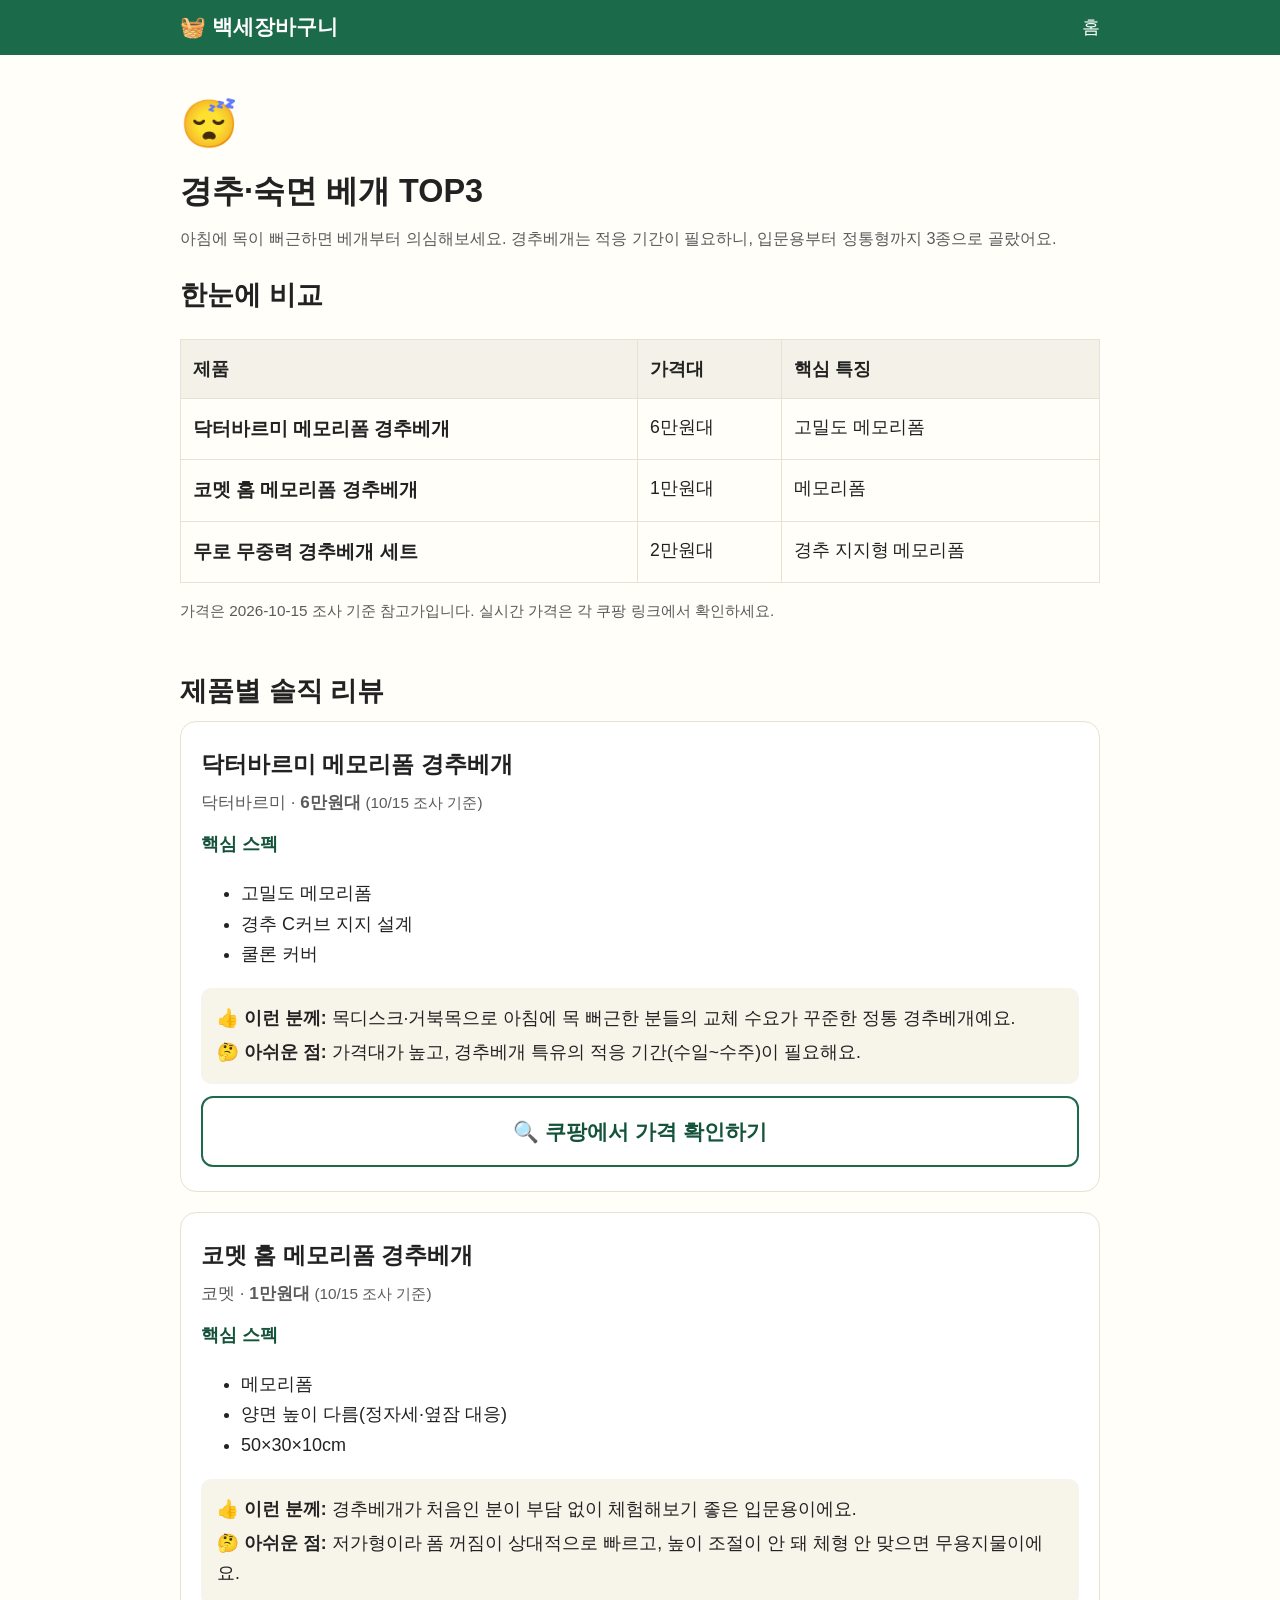
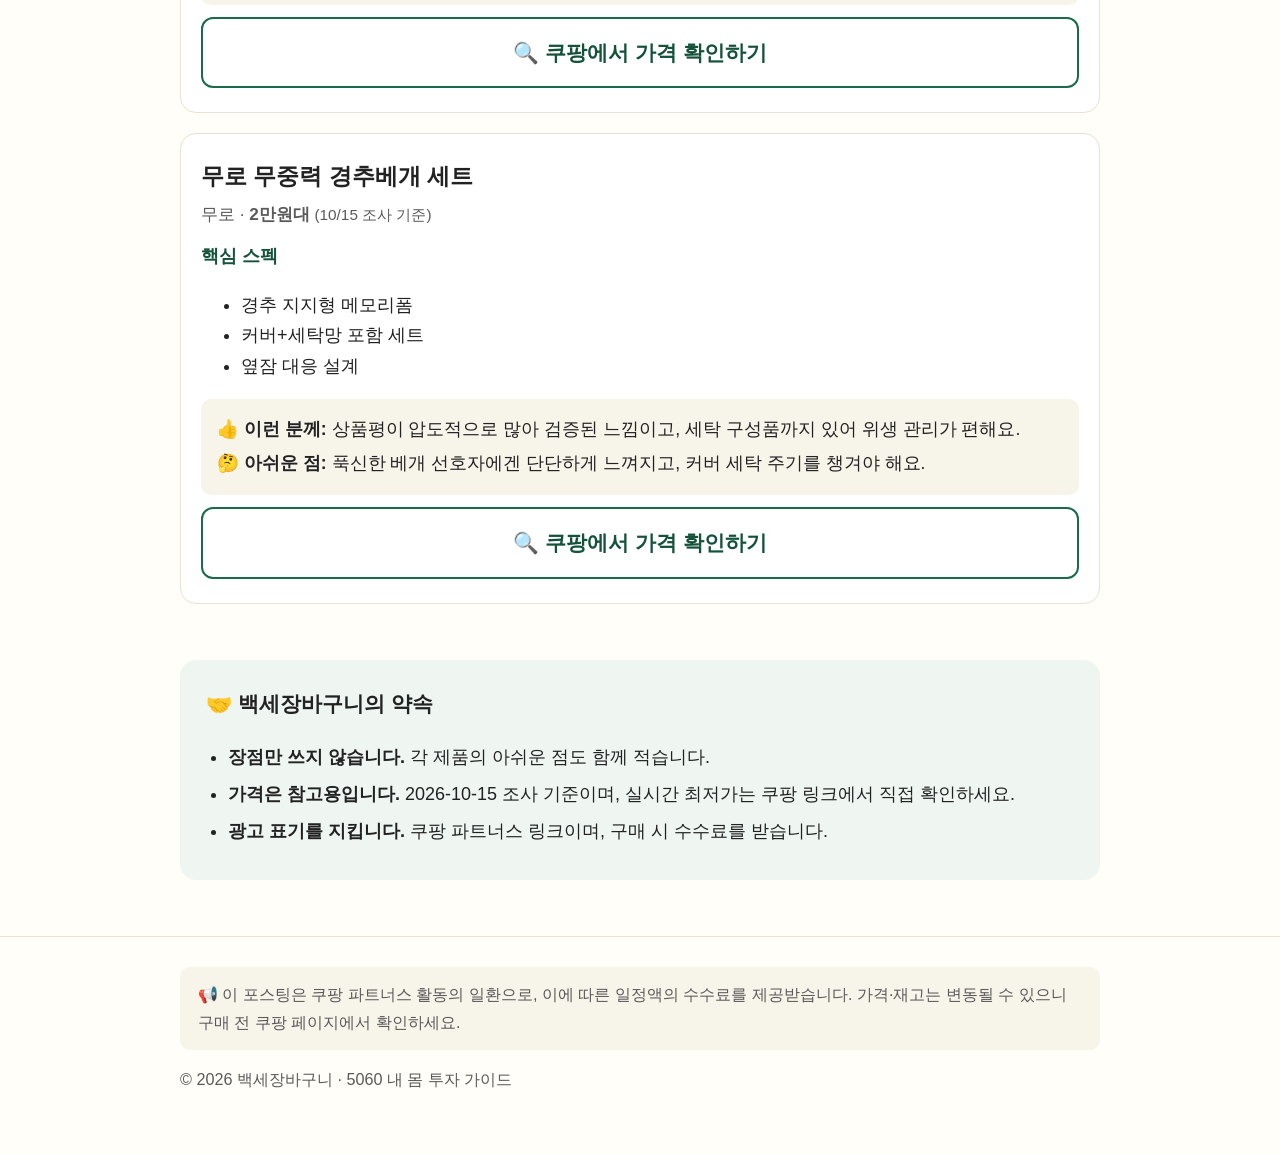
<file: cat/pillow.html>
<!DOCTYPE html>
<html lang="ko">
<head>
<meta charset="UTF-8">
<meta name="viewport" content="width=device-width, initial-scale=1.0">
<title>경추·숙면 베개 TOP3 — 백세장바구니</title>
<meta name="description" content="5060을 위한 경추·숙면 베개 비교 가이드 — 아침에 목이 뻐근하면 베개부터 의심해보세요. 경추베개는 적응 기간이 필요하니, 입문용부터 정통형까지 3종으로 골랐어요.">
<link rel="stylesheet" href="../style.css">
</head>
<body>
<header class="site-header">
  <div class="wrap">
    <a class="brand" href="../index.html">🧺 백세장바구니<small>5060 내 몸 투자 가이드</small></a>
    <nav class="nav"><a href="../index.html">홈</a></nav>
  </div>
</header>
<main class="wrap">

  <section class="section">
    <p style="font-size:2.6rem;margin:0">😴</p>
    <h1 class="section-title" style="font-size:1.8rem">경추·숙면 베개 TOP3</h1>
    <p class="section-sub">아침에 목이 뻐근하면 베개부터 의심해보세요. 경추베개는 적응 기간이 필요하니, 입문용부터 정통형까지 3종으로 골랐어요.</p>
  </section>

  <h2 class="section-title">한눈에 비교</h2>
  <table class="compare">
    <tr><th>제품</th><th>가격대</th><th>핵심 특징</th></tr>
    <tr><td class='prod-name'>닥터바르미 메모리폼 경추베개</td><td>6만원대</td><td>고밀도 메모리폼</td></tr>
<tr><td class='prod-name'>코멧 홈 메모리폼 경추베개</td><td>1만원대</td><td>메모리폼</td></tr>
<tr><td class='prod-name'>무로 무중력 경추베개 세트</td><td>2만원대</td><td>경추 지지형 메모리폼</td></tr>

  </table>
  <p class="price-note">가격은 2026-10-15 조사 기준 참고가입니다. 실시간 가격은 각 쿠팡 링크에서 확인하세요.</p>

  <section class="section">
    <h2 class="section-title">제품별 솔직 리뷰</h2>

  <div class="product">
    <h3>닥터바르미 메모리폼 경추베개</h3>
    <p class="brand-line">닥터바르미 · <b>6만원대</b> <span class="price-note">(10/15 조사 기준)</span></p>
    <div class="spec"><b>핵심 스펙</b><ul><li>고밀도 메모리폼</li><li>경추 C커브 지지 설계</li><li>쿨론 커버</li></ul></div>
    <div class="verdict">
      <p>👍 <b>이런 분께:</b> 목디스크·거북목으로 아침에 목 뻐근한 분들의 교체 수요가 꾸준한 정통 경추베개예요.</p>
      <p>🤔 <b>아쉬운 점:</b> 가격대가 높고, 경추베개 특유의 적응 기간(수일~수주)이 필요해요.</p>
    </div>
    <a class="btn btn-block" data-aff="drbarmi" data-kw="닥터바르미 경추베개" href="#">쿠팡에서 보기</a>
  </div>

  <div class="product">
    <h3>코멧 홈 메모리폼 경추베개</h3>
    <p class="brand-line">코멧 · <b>1만원대</b> <span class="price-note">(10/15 조사 기준)</span></p>
    <div class="spec"><b>핵심 스펙</b><ul><li>메모리폼</li><li>양면 높이 다름(정자세·옆잠 대응)</li><li>50×30×10cm</li></ul></div>
    <div class="verdict">
      <p>👍 <b>이런 분께:</b> 경추베개가 처음인 분이 부담 없이 체험해보기 좋은 입문용이에요.</p>
      <p>🤔 <b>아쉬운 점:</b> 저가형이라 폼 꺼짐이 상대적으로 빠르고, 높이 조절이 안 돼 체형 안 맞으면 무용지물이에요.</p>
    </div>
    <a class="btn btn-block" data-aff="comet-pillow" data-kw="코멧 메모리폼 경추베개" href="#">쿠팡에서 보기</a>
  </div>

  <div class="product">
    <h3>무로 무중력 경추베개 세트</h3>
    <p class="brand-line">무로 · <b>2만원대</b> <span class="price-note">(10/15 조사 기준)</span></p>
    <div class="spec"><b>핵심 스펙</b><ul><li>경추 지지형 메모리폼</li><li>커버+세탁망 포함 세트</li><li>옆잠 대응 설계</li></ul></div>
    <div class="verdict">
      <p>👍 <b>이런 분께:</b> 상품평이 압도적으로 많아 검증된 느낌이고, 세탁 구성품까지 있어 위생 관리가 편해요.</p>
      <p>🤔 <b>아쉬운 점:</b> 푹신한 베개 선호자에겐 단단하게 느껴지고, 커버 세탁 주기를 챙겨야 해요.</p>
    </div>
    <a class="btn btn-block" data-aff="muro-zero" data-kw="무로 무중력 경추베개" href="#">쿠팡에서 보기</a>
  </div>
  </section>

  <section class="trust">
    <h3>🤝 백세장바구니의 약속</h3>
    <ul>
      <li><b>장점만 쓰지 않습니다.</b> 각 제품의 아쉬운 점도 함께 적습니다.</li>
      <li><b>가격은 참고용입니다.</b> 2026-10-15 조사 기준이며, 실시간 최저가는 쿠팡 링크에서 직접 확인하세요.</li>
      <li><b>광고 표기를 지킵니다.</b> 쿠팡 파트너스 링크이며, 구매 시 수수료를 받습니다.</li>
    </ul>
  </section>
</main>
<footer class="site-footer">
  <div class="wrap">
    <div class="disclosure">
      📢 이 포스팅은 쿠팡 파트너스 활동의 일환으로, 이에 따른 일정액의 수수료를 제공받습니다. 가격·재고는 변동될 수 있으니 구매 전 쿠팡 페이지에서 확인하세요.
    </div>
    <p>© 2026 백세장바구니 · 5060 내 몸 투자 가이드</p>
  </div>
</footer>
<script src="../links.js"></script>
</body>
</html>
</file>
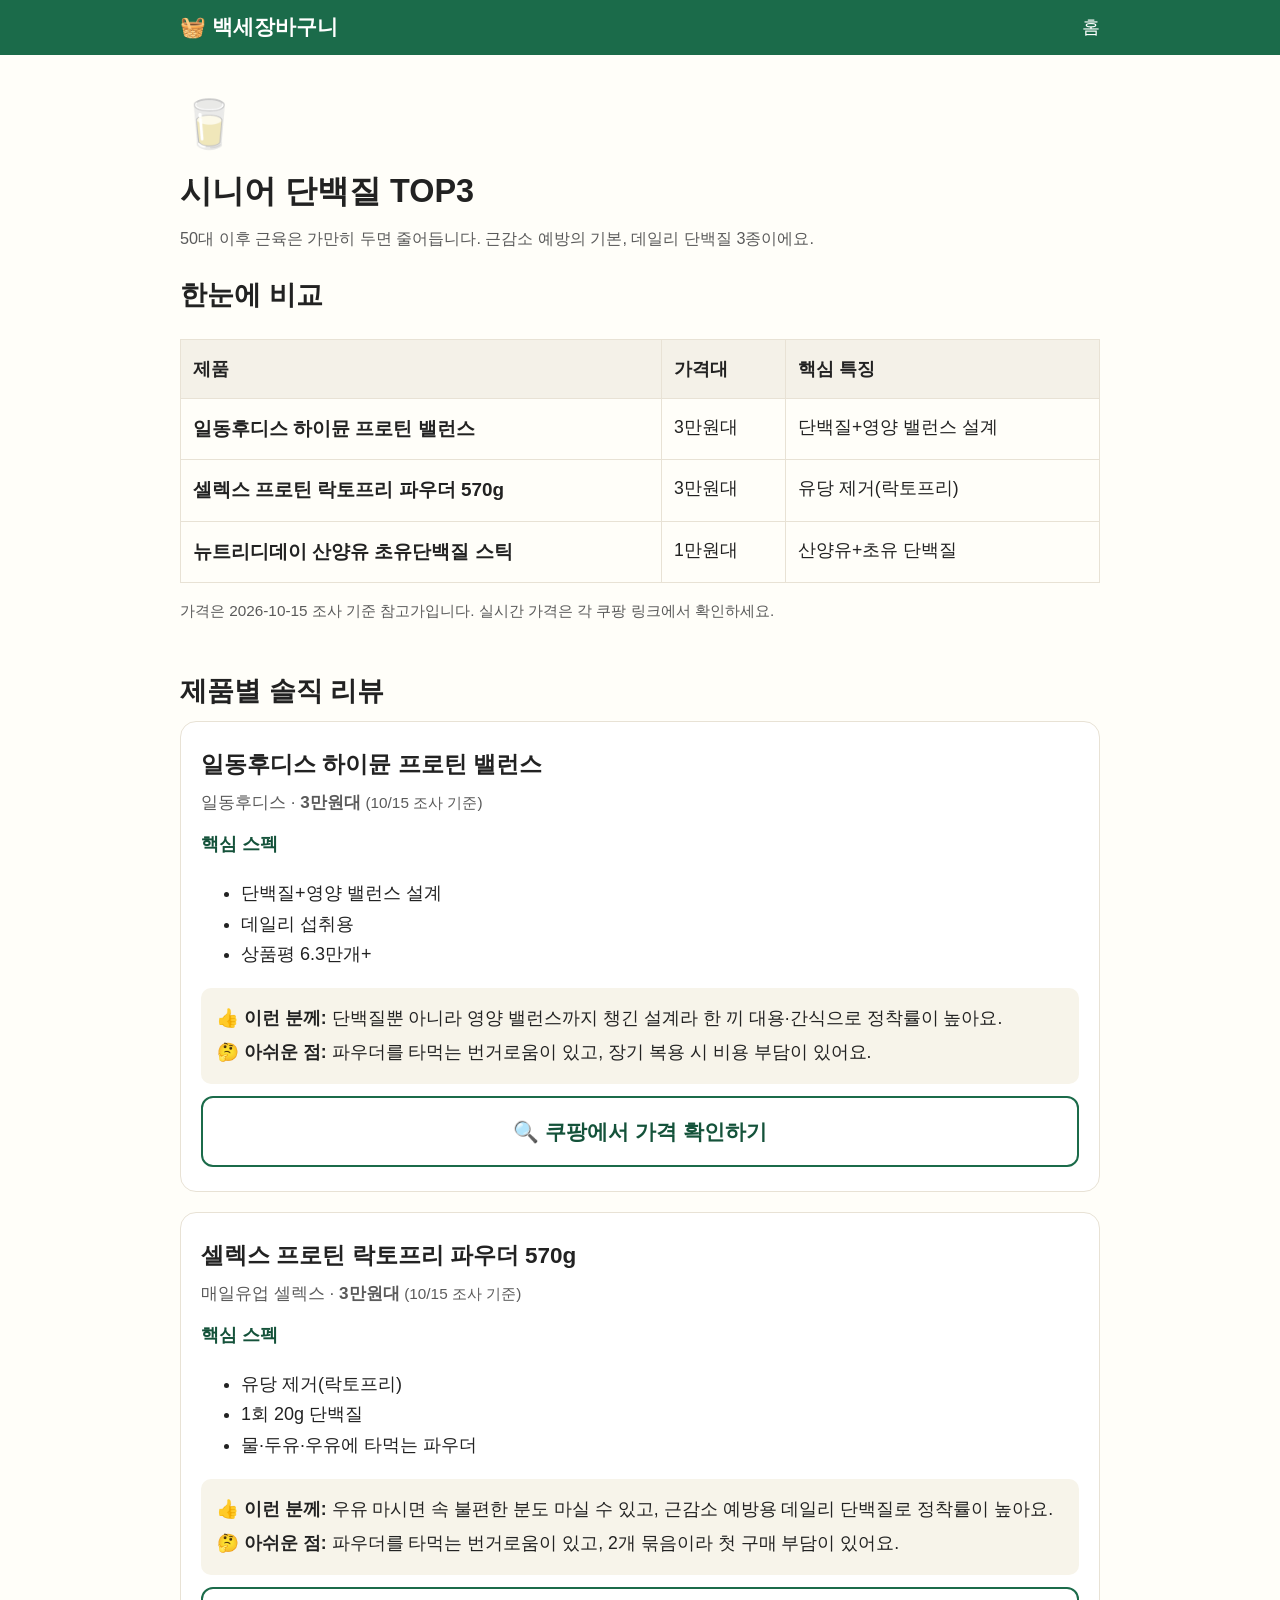
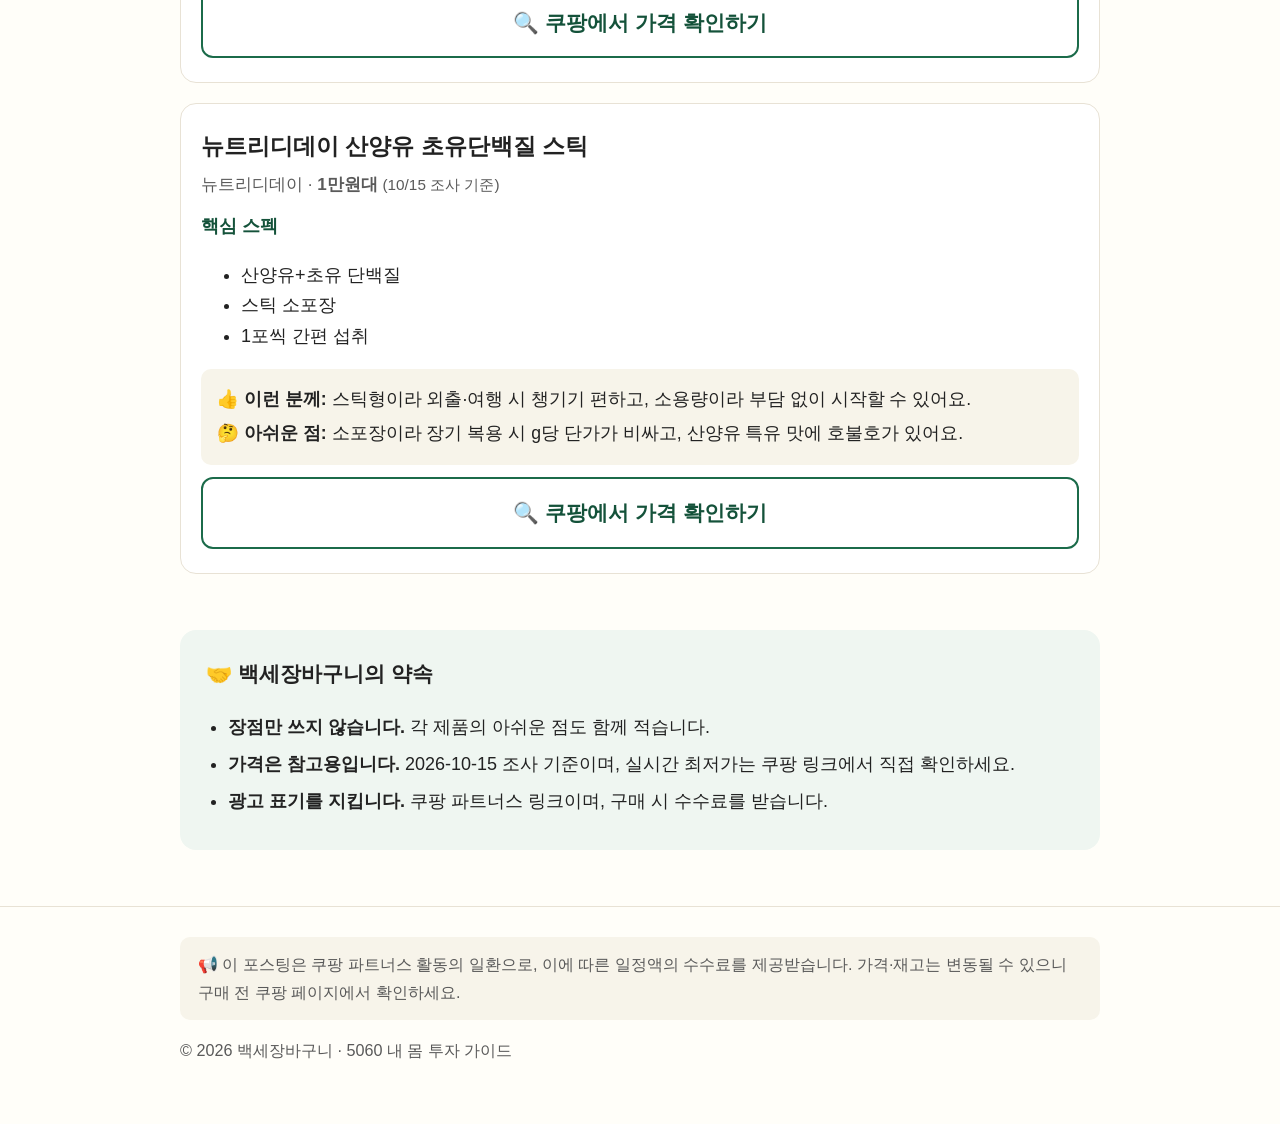
<file: cat/protein.html>
<!DOCTYPE html>
<html lang="ko">
<head>
<meta charset="UTF-8">
<meta name="viewport" content="width=device-width, initial-scale=1.0">
<title>시니어 단백질 TOP3 — 백세장바구니</title>
<meta name="description" content="5060을 위한 시니어 단백질 비교 가이드 — 50대 이후 근육은 가만히 두면 줄어듭니다. 근감소 예방의 기본, 데일리 단백질 3종이에요.">
<link rel="stylesheet" href="../style.css">
</head>
<body>
<header class="site-header">
  <div class="wrap">
    <a class="brand" href="../index.html">🧺 백세장바구니<small>5060 내 몸 투자 가이드</small></a>
    <nav class="nav"><a href="../index.html">홈</a></nav>
  </div>
</header>
<main class="wrap">

  <section class="section">
    <p style="font-size:2.6rem;margin:0">🥛</p>
    <h1 class="section-title" style="font-size:1.8rem">시니어 단백질 TOP3</h1>
    <p class="section-sub">50대 이후 근육은 가만히 두면 줄어듭니다. 근감소 예방의 기본, 데일리 단백질 3종이에요.</p>
  </section>

  <h2 class="section-title">한눈에 비교</h2>
  <table class="compare">
    <tr><th>제품</th><th>가격대</th><th>핵심 특징</th></tr>
    <tr><td class='prod-name'>일동후디스 하이뮨 프로틴 밸런스</td><td>3만원대</td><td>단백질+영양 밸런스 설계</td></tr>
<tr><td class='prod-name'>셀렉스 프로틴 락토프리 파우더 570g</td><td>3만원대</td><td>유당 제거(락토프리)</td></tr>
<tr><td class='prod-name'>뉴트리디데이 산양유 초유단백질 스틱</td><td>1만원대</td><td>산양유+초유 단백질</td></tr>

  </table>
  <p class="price-note">가격은 2026-10-15 조사 기준 참고가입니다. 실시간 가격은 각 쿠팡 링크에서 확인하세요.</p>

  <section class="section">
    <h2 class="section-title">제품별 솔직 리뷰</h2>

  <div class="product">
    <h3>일동후디스 하이뮨 프로틴 밸런스</h3>
    <p class="brand-line">일동후디스 · <b>3만원대</b> <span class="price-note">(10/15 조사 기준)</span></p>
    <div class="spec"><b>핵심 스펙</b><ul><li>단백질+영양 밸런스 설계</li><li>데일리 섭취용</li><li>상품평 6.3만개+</li></ul></div>
    <div class="verdict">
      <p>👍 <b>이런 분께:</b> 단백질뿐 아니라 영양 밸런스까지 챙긴 설계라 한 끼 대용·간식으로 정착률이 높아요.</p>
      <p>🤔 <b>아쉬운 점:</b> 파우더를 타먹는 번거로움이 있고, 장기 복용 시 비용 부담이 있어요.</p>
    </div>
    <a class="btn btn-block" data-aff="ildong-hyimmune" data-kw="일동후디스 하이뮨 프로틴 밸런스" href="#">쿠팡에서 보기</a>
  </div>

  <div class="product">
    <h3>셀렉스 프로틴 락토프리 파우더 570g</h3>
    <p class="brand-line">매일유업 셀렉스 · <b>3만원대</b> <span class="price-note">(10/15 조사 기준)</span></p>
    <div class="spec"><b>핵심 스펙</b><ul><li>유당 제거(락토프리)</li><li>1회 20g 단백질</li><li>물·두유·우유에 타먹는 파우더</li></ul></div>
    <div class="verdict">
      <p>👍 <b>이런 분께:</b> 우유 마시면 속 불편한 분도 마실 수 있고, 근감소 예방용 데일리 단백질로 정착률이 높아요.</p>
      <p>🤔 <b>아쉬운 점:</b> 파우더를 타먹는 번거로움이 있고, 2개 묶음이라 첫 구매 부담이 있어요.</p>
    </div>
    <a class="btn btn-block" data-aff="selex-lactofree" data-kw="셀렉스 프로틴 락토프리" href="#">쿠팡에서 보기</a>
  </div>

  <div class="product">
    <h3>뉴트리디데이 산양유 초유단백질 스틱</h3>
    <p class="brand-line">뉴트리디데이 · <b>1만원대</b> <span class="price-note">(10/15 조사 기준)</span></p>
    <div class="spec"><b>핵심 스펙</b><ul><li>산양유+초유 단백질</li><li>스틱 소포장</li><li>1포씩 간편 섭취</li></ul></div>
    <div class="verdict">
      <p>👍 <b>이런 분께:</b> 스틱형이라 외출·여행 시 챙기기 편하고, 소용량이라 부담 없이 시작할 수 있어요.</p>
      <p>🤔 <b>아쉬운 점:</b> 소포장이라 장기 복용 시 g당 단가가 비싸고, 산양유 특유 맛에 호불호가 있어요.</p>
    </div>
    <a class="btn btn-block" data-aff="nutridday-goat" data-kw="뉴트리디데이 산양유 초유단백질" href="#">쿠팡에서 보기</a>
  </div>
  </section>

  <section class="trust">
    <h3>🤝 백세장바구니의 약속</h3>
    <ul>
      <li><b>장점만 쓰지 않습니다.</b> 각 제품의 아쉬운 점도 함께 적습니다.</li>
      <li><b>가격은 참고용입니다.</b> 2026-10-15 조사 기준이며, 실시간 최저가는 쿠팡 링크에서 직접 확인하세요.</li>
      <li><b>광고 표기를 지킵니다.</b> 쿠팡 파트너스 링크이며, 구매 시 수수료를 받습니다.</li>
    </ul>
  </section>
</main>
<footer class="site-footer">
  <div class="wrap">
    <div class="disclosure">
      📢 이 포스팅은 쿠팡 파트너스 활동의 일환으로, 이에 따른 일정액의 수수료를 제공받습니다. 가격·재고는 변동될 수 있으니 구매 전 쿠팡 페이지에서 확인하세요.
    </div>
    <p>© 2026 백세장바구니 · 5060 내 몸 투자 가이드</p>
  </div>
</footer>
<script src="../links.js"></script>
</body>
</html>
</file>
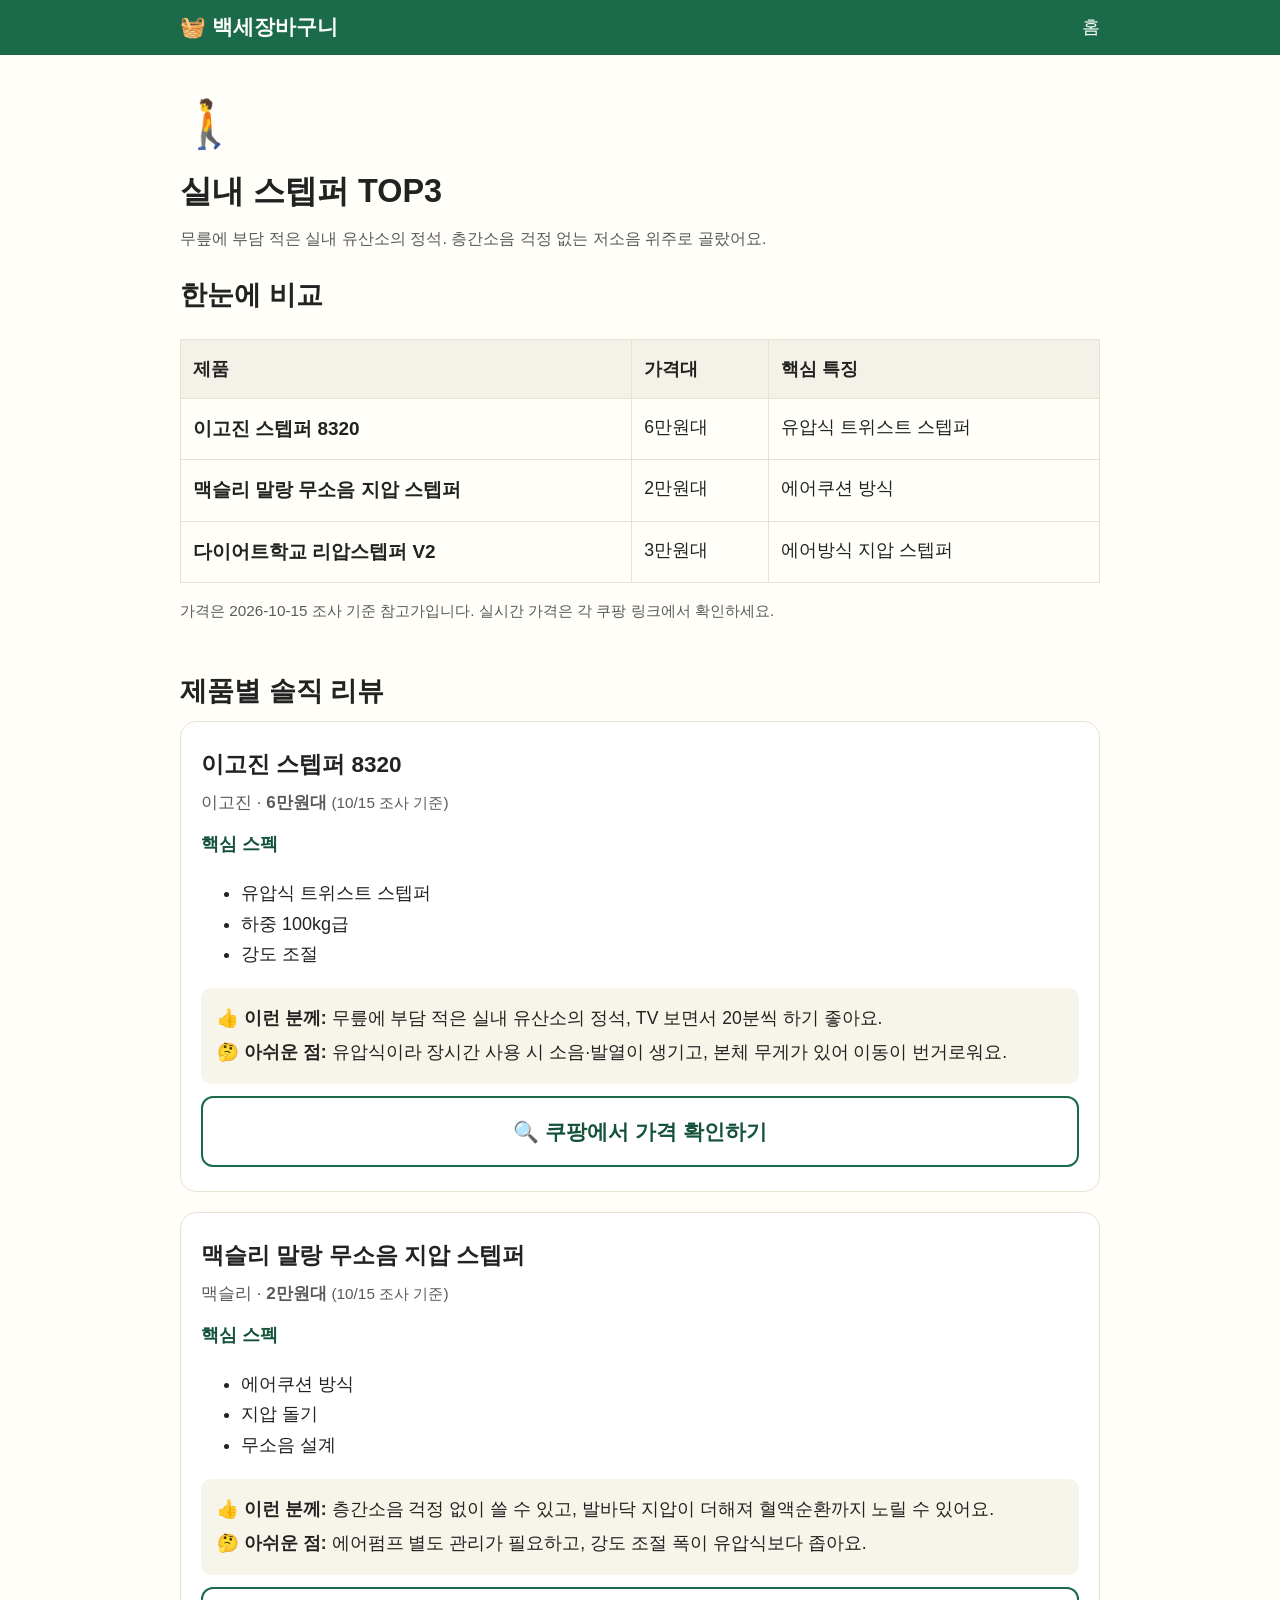
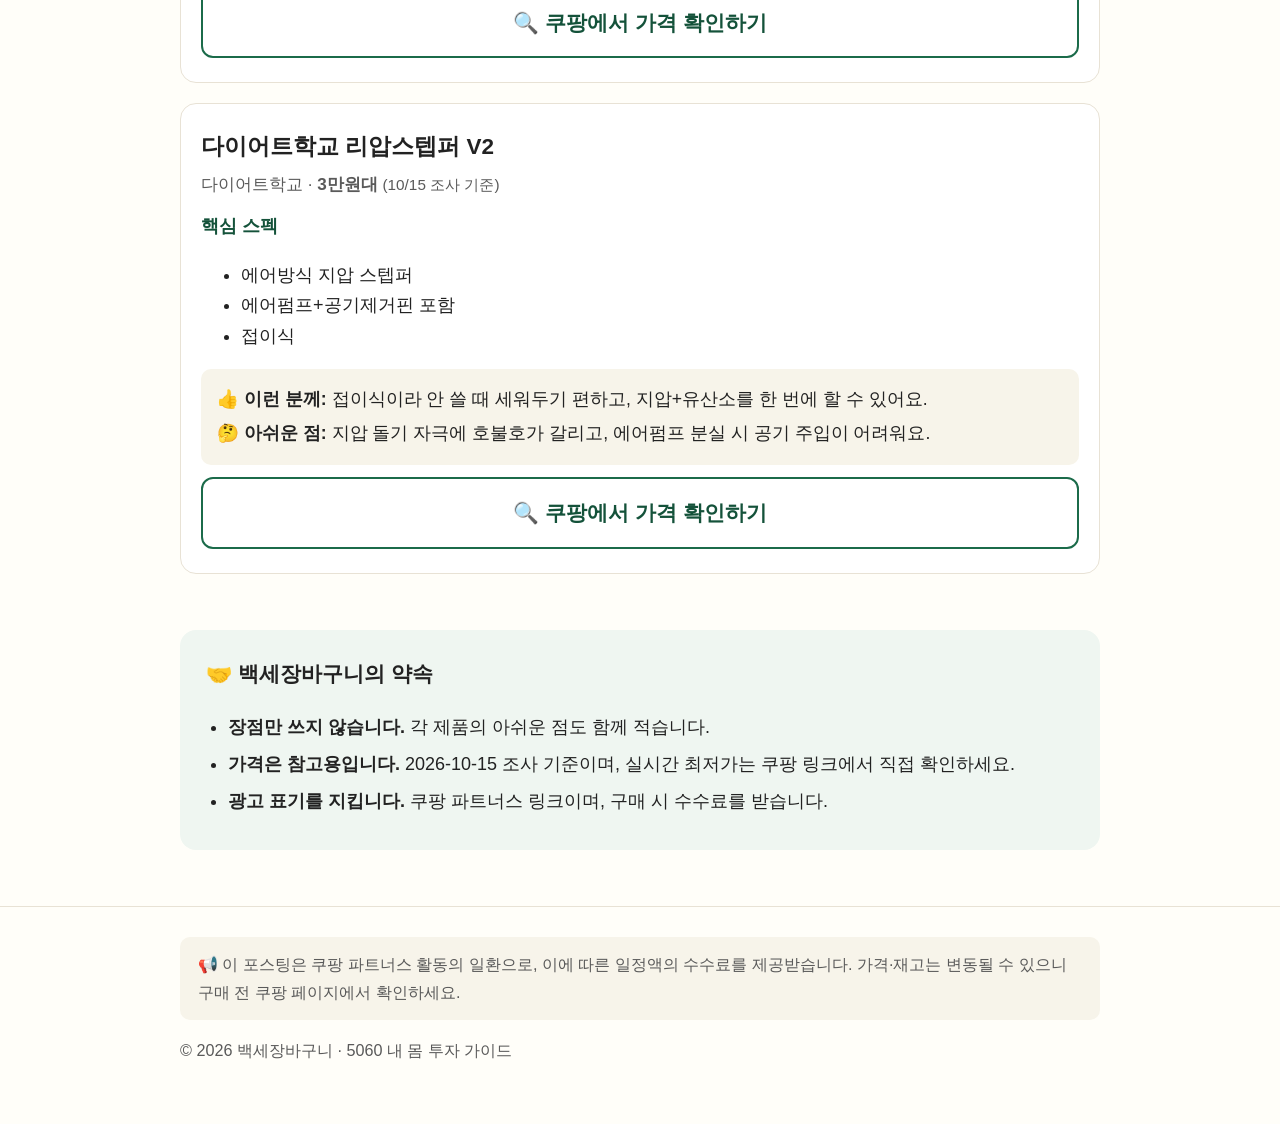
<file: cat/stepper.html>
<!DOCTYPE html>
<html lang="ko">
<head>
<meta charset="UTF-8">
<meta name="viewport" content="width=device-width, initial-scale=1.0">
<title>실내 스텝퍼 TOP3 — 백세장바구니</title>
<meta name="description" content="5060을 위한 실내 스텝퍼 비교 가이드 — 무릎에 부담 적은 실내 유산소의 정석. 층간소음 걱정 없는 저소음 위주로 골랐어요.">
<link rel="stylesheet" href="../style.css">
</head>
<body>
<header class="site-header">
  <div class="wrap">
    <a class="brand" href="../index.html">🧺 백세장바구니<small>5060 내 몸 투자 가이드</small></a>
    <nav class="nav"><a href="../index.html">홈</a></nav>
  </div>
</header>
<main class="wrap">

  <section class="section">
    <p style="font-size:2.6rem;margin:0">🚶</p>
    <h1 class="section-title" style="font-size:1.8rem">실내 스텝퍼 TOP3</h1>
    <p class="section-sub">무릎에 부담 적은 실내 유산소의 정석. 층간소음 걱정 없는 저소음 위주로 골랐어요.</p>
  </section>

  <h2 class="section-title">한눈에 비교</h2>
  <table class="compare">
    <tr><th>제품</th><th>가격대</th><th>핵심 특징</th></tr>
    <tr><td class='prod-name'>이고진 스텝퍼 8320</td><td>6만원대</td><td>유압식 트위스트 스텝퍼</td></tr>
<tr><td class='prod-name'>맥슬리 말랑 무소음 지압 스텝퍼</td><td>2만원대</td><td>에어쿠션 방식</td></tr>
<tr><td class='prod-name'>다이어트학교 리압스텝퍼 V2</td><td>3만원대</td><td>에어방식 지압 스텝퍼</td></tr>

  </table>
  <p class="price-note">가격은 2026-10-15 조사 기준 참고가입니다. 실시간 가격은 각 쿠팡 링크에서 확인하세요.</p>

  <section class="section">
    <h2 class="section-title">제품별 솔직 리뷰</h2>

  <div class="product">
    <h3>이고진 스텝퍼 8320</h3>
    <p class="brand-line">이고진 · <b>6만원대</b> <span class="price-note">(10/15 조사 기준)</span></p>
    <div class="spec"><b>핵심 스펙</b><ul><li>유압식 트위스트 스텝퍼</li><li>하중 100kg급</li><li>강도 조절</li></ul></div>
    <div class="verdict">
      <p>👍 <b>이런 분께:</b> 무릎에 부담 적은 실내 유산소의 정석, TV 보면서 20분씩 하기 좋아요.</p>
      <p>🤔 <b>아쉬운 점:</b> 유압식이라 장시간 사용 시 소음·발열이 생기고, 본체 무게가 있어 이동이 번거로워요.</p>
    </div>
    <a class="btn btn-block" data-aff="egojin-8320" data-kw="이고진 스텝퍼 8320" href="#">쿠팡에서 보기</a>
  </div>

  <div class="product">
    <h3>맥슬리 말랑 무소음 지압 스텝퍼</h3>
    <p class="brand-line">맥슬리 · <b>2만원대</b> <span class="price-note">(10/15 조사 기준)</span></p>
    <div class="spec"><b>핵심 스펙</b><ul><li>에어쿠션 방식</li><li>지압 돌기</li><li>무소음 설계</li></ul></div>
    <div class="verdict">
      <p>👍 <b>이런 분께:</b> 층간소음 걱정 없이 쓸 수 있고, 발바닥 지압이 더해져 혈액순환까지 노릴 수 있어요.</p>
      <p>🤔 <b>아쉬운 점:</b> 에어펌프 별도 관리가 필요하고, 강도 조절 폭이 유압식보다 좁아요.</p>
    </div>
    <a class="btn btn-block" data-aff="maxly-silent" data-kw="맥슬리 무소음 지압 스텝퍼" href="#">쿠팡에서 보기</a>
  </div>

  <div class="product">
    <h3>다이어트학교 리압스텝퍼 V2</h3>
    <p class="brand-line">다이어트학교 · <b>3만원대</b> <span class="price-note">(10/15 조사 기준)</span></p>
    <div class="spec"><b>핵심 스펙</b><ul><li>에어방식 지압 스텝퍼</li><li>에어펌프+공기제거핀 포함</li><li>접이식</li></ul></div>
    <div class="verdict">
      <p>👍 <b>이런 분께:</b> 접이식이라 안 쓸 때 세워두기 편하고, 지압+유산소를 한 번에 할 수 있어요.</p>
      <p>🤔 <b>아쉬운 점:</b> 지압 돌기 자극에 호불호가 갈리고, 에어펌프 분실 시 공기 주입이 어려워요.</p>
    </div>
    <a class="btn btn-block" data-aff="dietschool-v2" data-kw="리압스텝퍼 V2" href="#">쿠팡에서 보기</a>
  </div>
  </section>

  <section class="trust">
    <h3>🤝 백세장바구니의 약속</h3>
    <ul>
      <li><b>장점만 쓰지 않습니다.</b> 각 제품의 아쉬운 점도 함께 적습니다.</li>
      <li><b>가격은 참고용입니다.</b> 2026-10-15 조사 기준이며, 실시간 최저가는 쿠팡 링크에서 직접 확인하세요.</li>
      <li><b>광고 표기를 지킵니다.</b> 쿠팡 파트너스 링크이며, 구매 시 수수료를 받습니다.</li>
    </ul>
  </section>
</main>
<footer class="site-footer">
  <div class="wrap">
    <div class="disclosure">
      📢 이 포스팅은 쿠팡 파트너스 활동의 일환으로, 이에 따른 일정액의 수수료를 제공받습니다. 가격·재고는 변동될 수 있으니 구매 전 쿠팡 페이지에서 확인하세요.
    </div>
    <p>© 2026 백세장바구니 · 5060 내 몸 투자 가이드</p>
  </div>
</footer>
<script src="../links.js"></script>
</body>
</html>
</file>
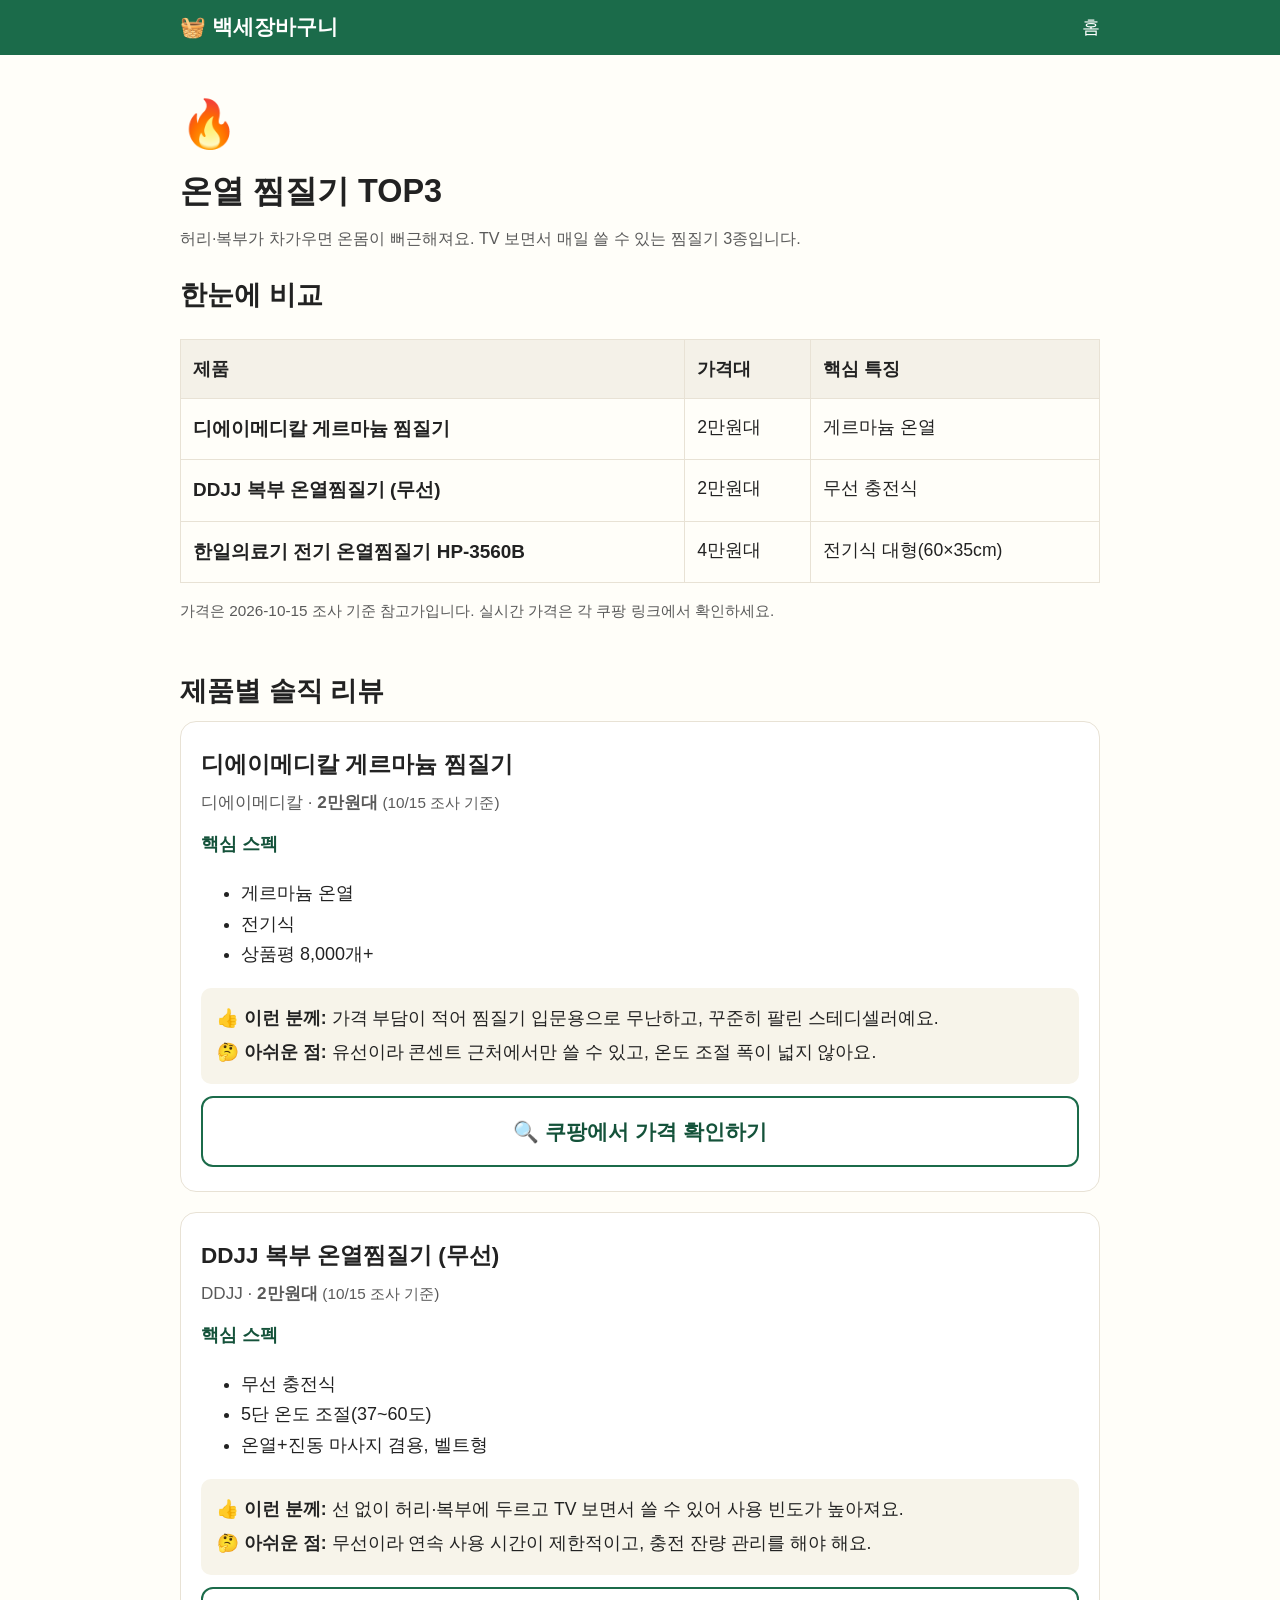
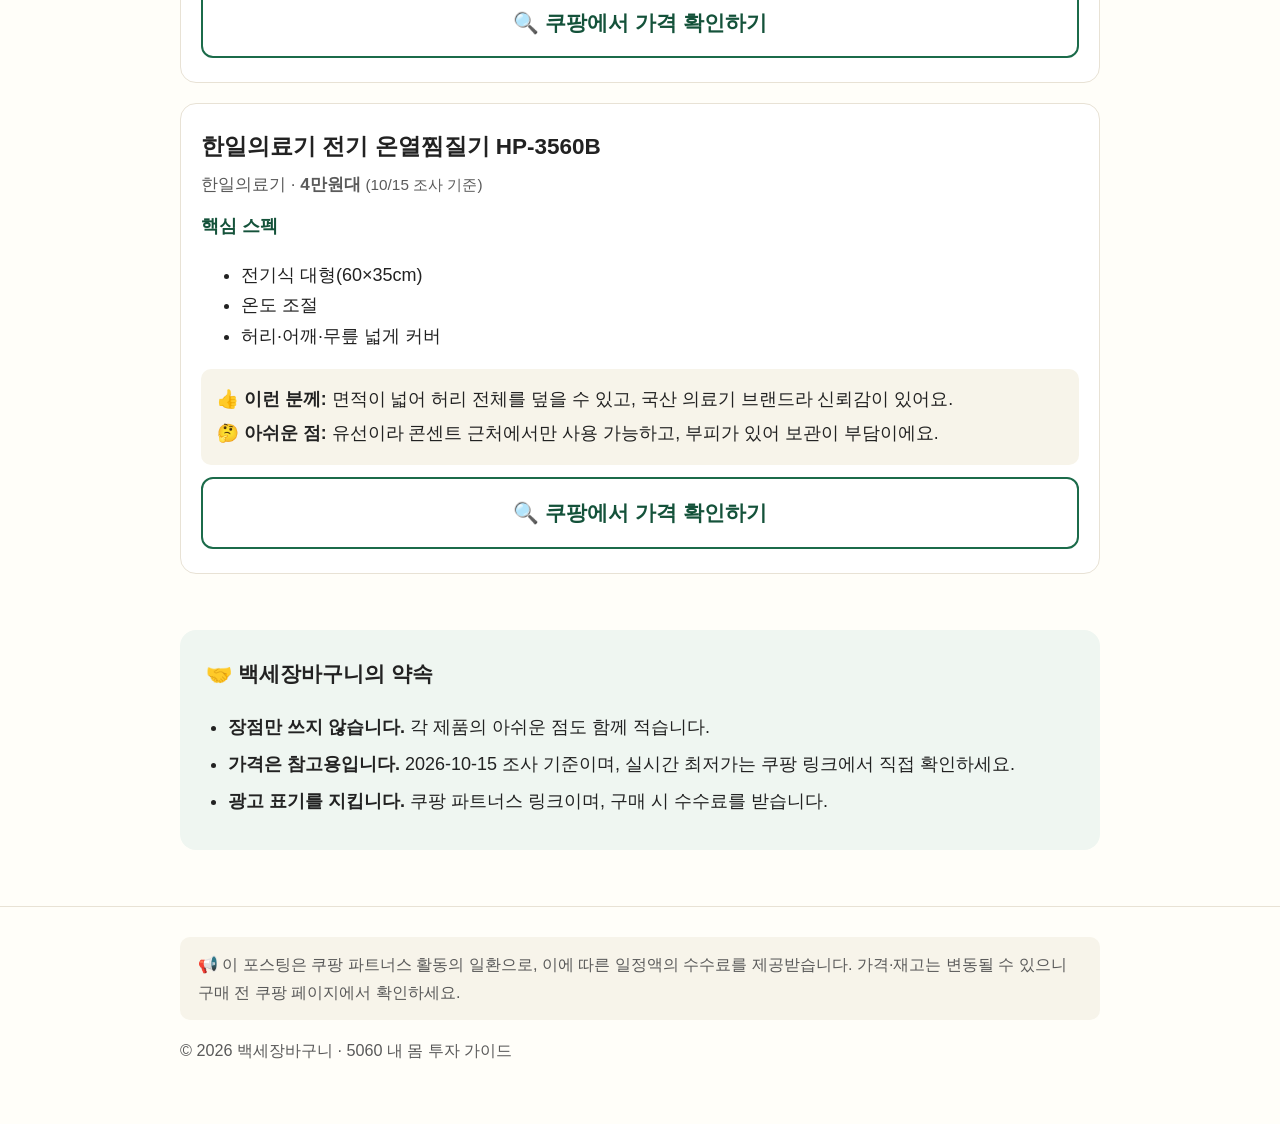
<file: cat/warm-pad.html>
<!DOCTYPE html>
<html lang="ko">
<head>
<meta charset="UTF-8">
<meta name="viewport" content="width=device-width, initial-scale=1.0">
<title>온열 찜질기 TOP3 — 백세장바구니</title>
<meta name="description" content="5060을 위한 온열 찜질기 비교 가이드 — 허리·복부가 차가우면 온몸이 뻐근해져요. TV 보면서 매일 쓸 수 있는 찜질기 3종입니다.">
<link rel="stylesheet" href="../style.css">
</head>
<body>
<header class="site-header">
  <div class="wrap">
    <a class="brand" href="../index.html">🧺 백세장바구니<small>5060 내 몸 투자 가이드</small></a>
    <nav class="nav"><a href="../index.html">홈</a></nav>
  </div>
</header>
<main class="wrap">

  <section class="section">
    <p style="font-size:2.6rem;margin:0">🔥</p>
    <h1 class="section-title" style="font-size:1.8rem">온열 찜질기 TOP3</h1>
    <p class="section-sub">허리·복부가 차가우면 온몸이 뻐근해져요. TV 보면서 매일 쓸 수 있는 찜질기 3종입니다.</p>
  </section>

  <h2 class="section-title">한눈에 비교</h2>
  <table class="compare">
    <tr><th>제품</th><th>가격대</th><th>핵심 특징</th></tr>
    <tr><td class='prod-name'>디에이메디칼 게르마늄 찜질기</td><td>2만원대</td><td>게르마늄 온열</td></tr>
<tr><td class='prod-name'>DDJJ 복부 온열찜질기 (무선)</td><td>2만원대</td><td>무선 충전식</td></tr>
<tr><td class='prod-name'>한일의료기 전기 온열찜질기 HP-3560B</td><td>4만원대</td><td>전기식 대형(60×35cm)</td></tr>

  </table>
  <p class="price-note">가격은 2026-10-15 조사 기준 참고가입니다. 실시간 가격은 각 쿠팡 링크에서 확인하세요.</p>

  <section class="section">
    <h2 class="section-title">제품별 솔직 리뷰</h2>

  <div class="product">
    <h3>디에이메디칼 게르마늄 찜질기</h3>
    <p class="brand-line">디에이메디칼 · <b>2만원대</b> <span class="price-note">(10/15 조사 기준)</span></p>
    <div class="spec"><b>핵심 스펙</b><ul><li>게르마늄 온열</li><li>전기식</li><li>상품평 8,000개+</li></ul></div>
    <div class="verdict">
      <p>👍 <b>이런 분께:</b> 가격 부담이 적어 찜질기 입문용으로 무난하고, 꾸준히 팔린 스테디셀러예요.</p>
      <p>🤔 <b>아쉬운 점:</b> 유선이라 콘센트 근처에서만 쓸 수 있고, 온도 조절 폭이 넓지 않아요.</p>
    </div>
    <a class="btn btn-block" data-aff="daemedical-ge" data-kw="디에이메디칼 게르마늄 찜질기" href="#">쿠팡에서 보기</a>
  </div>

  <div class="product">
    <h3>DDJJ 복부 온열찜질기 (무선)</h3>
    <p class="brand-line">DDJJ · <b>2만원대</b> <span class="price-note">(10/15 조사 기준)</span></p>
    <div class="spec"><b>핵심 스펙</b><ul><li>무선 충전식</li><li>5단 온도 조절(37~60도)</li><li>온열+진동 마사지 겸용, 벨트형</li></ul></div>
    <div class="verdict">
      <p>👍 <b>이런 분께:</b> 선 없이 허리·복부에 두르고 TV 보면서 쓸 수 있어 사용 빈도가 높아져요.</p>
      <p>🤔 <b>아쉬운 점:</b> 무선이라 연속 사용 시간이 제한적이고, 충전 잔량 관리를 해야 해요.</p>
    </div>
    <a class="btn btn-block" data-aff="ddjj-belly" data-kw="DDJJ 복부 온열찜질기 무선" href="#">쿠팡에서 보기</a>
  </div>

  <div class="product">
    <h3>한일의료기 전기 온열찜질기 HP-3560B</h3>
    <p class="brand-line">한일의료기 · <b>4만원대</b> <span class="price-note">(10/15 조사 기준)</span></p>
    <div class="spec"><b>핵심 스펙</b><ul><li>전기식 대형(60×35cm)</li><li>온도 조절</li><li>허리·어깨·무릎 넓게 커버</li></ul></div>
    <div class="verdict">
      <p>👍 <b>이런 분께:</b> 면적이 넓어 허리 전체를 덮을 수 있고, 국산 의료기 브랜드라 신뢰감이 있어요.</p>
      <p>🤔 <b>아쉬운 점:</b> 유선이라 콘센트 근처에서만 사용 가능하고, 부피가 있어 보관이 부담이에요.</p>
    </div>
    <a class="btn btn-block" data-aff="hanil-hp3560b" data-kw="한일의료기 HP-3560B 찜질기" href="#">쿠팡에서 보기</a>
  </div>
  </section>

  <section class="trust">
    <h3>🤝 백세장바구니의 약속</h3>
    <ul>
      <li><b>장점만 쓰지 않습니다.</b> 각 제품의 아쉬운 점도 함께 적습니다.</li>
      <li><b>가격은 참고용입니다.</b> 2026-10-15 조사 기준이며, 실시간 최저가는 쿠팡 링크에서 직접 확인하세요.</li>
      <li><b>광고 표기를 지킵니다.</b> 쿠팡 파트너스 링크이며, 구매 시 수수료를 받습니다.</li>
    </ul>
  </section>
</main>
<footer class="site-footer">
  <div class="wrap">
    <div class="disclosure">
      📢 이 포스팅은 쿠팡 파트너스 활동의 일환으로, 이에 따른 일정액의 수수료를 제공받습니다. 가격·재고는 변동될 수 있으니 구매 전 쿠팡 페이지에서 확인하세요.
    </div>
    <p>© 2026 백세장바구니 · 5060 내 몸 투자 가이드</p>
  </div>
</footer>
<script src="../links.js"></script>
</body>
</html>
</file>
<file: style.css>
/* 백세장바구니 — 시니어 친화 스타일 */
:root {
  --green: #1B6B4A;
  --green-dark: #14523A;
  --orange: #E8722A;
  --orange-dark: #C95E1D;
  --bg: #FFFEF9;
  --card: #FFFFFF;
  --text: #222222;
  --muted: #5A5A5A;
  --line: #E8E2D5;
  --radius: 16px;
}
* { box-sizing: border-box; }
html { font-size: 18px; }
body {
  margin: 0;
  font-family: "Noto Sans KR", "Apple SD Gothic Neo", "Malgun Gothic", sans-serif;
  background: var(--bg);
  color: var(--text);
  line-height: 1.7;
  -webkit-text-size-adjust: 100%;
}
a { color: var(--green); }
.wrap { max-width: 960px; margin: 0 auto; padding: 0 20px; }

/* 헤더 */
.site-header {
  background: var(--green);
  color: #fff;
  padding: 18px 0;
  position: sticky;
  top: 0;
  z-index: 50;
}
.site-header .wrap { display: flex; align-items: center; justify-content: space-between; }
.brand { font-size: 1.5rem; font-weight: 800; color: #fff; text-decoration: none; }
.brand small { display: block; font-size: 0.72rem; font-weight: 400; opacity: 0.85; }
.nav a { color: #fff; text-decoration: none; margin-left: 18px; font-size: 1rem; }

/* 히어로 */
.hero {
  background: linear-gradient(135deg, #1B6B4A 0%, #2A8A61 100%);
  color: #fff;
  padding: 52px 0 46px;
  text-align: center;
}
.hero h1 { font-size: 2rem; margin: 0 0 12px; line-height: 1.4; }
.hero p { font-size: 1.1rem; margin: 0; opacity: 0.92; }
.hero .badge {
  display: inline-block;
  background: rgba(255,255,255,0.18);
  border: 1px solid rgba(255,255,255,0.4);
  border-radius: 999px;
  padding: 6px 18px;
  font-size: 0.9rem;
  margin-bottom: 16px;
}

/* 섹션 */
.section { padding: 44px 0 8px; }
.section-title { font-size: 1.5rem; margin: 0 0 6px; }
.section-sub { color: var(--muted); margin: 0 0 24px; font-size: 1rem; }

/* 카테고리 카드 */
.cat-grid {
  display: grid;
  grid-template-columns: repeat(2, 1fr);
  gap: 16px;
}
@media (min-width: 720px) { .cat-grid { grid-template-columns: repeat(3, 1fr); } }
.cat-card {
  background: var(--card);
  border: 1px solid var(--line);
  border-radius: var(--radius);
  padding: 24px 20px;
  text-decoration: none;
  color: var(--text);
  display: block;
  transition: transform 0.15s, box-shadow 0.15s;
}
.cat-card:hover { transform: translateY(-3px); box-shadow: 0 8px 20px rgba(0,0,0,0.08); }
.cat-card .icon { font-size: 2.4rem; }
.cat-card h3 { margin: 10px 0 6px; font-size: 1.2rem; }
.cat-card p { margin: 0; color: var(--muted); font-size: 0.95rem; }

/* 이번 주 PICK */
.pick {
  background: var(--card);
  border: 2px solid var(--orange);
  border-radius: var(--radius);
  padding: 28px;
  margin-top: 8px;
}
.pick .tag {
  display: inline-block;
  background: var(--orange);
  color: #fff;
  font-weight: 700;
  border-radius: 999px;
  padding: 4px 16px;
  font-size: 0.9rem;
  margin-bottom: 12px;
}
.pick h3 { margin: 0 0 8px; font-size: 1.35rem; }
.pick p { margin: 6px 0; }
.pick .price { font-size: 1.25rem; font-weight: 800; color: var(--orange-dark); }
.price-note { font-size: 0.85rem; color: var(--muted); }

/* 비교표 */
.compare { width: 100%; border-collapse: collapse; margin: 20px 0 8px; font-size: 0.98rem; }
.compare th, .compare td {
  border: 1px solid var(--line);
  padding: 14px 12px;
  text-align: left;
  vertical-align: top;
}
.compare th { background: #F4F1E8; font-size: 1rem; }
.compare .prod-name { font-weight: 700; font-size: 1.05rem; }
.compare .good { color: var(--green-dark); }
.compare .bad { color: #8A6D00; }

/* 제품 카드 (모바일용) */
.product {
  background: var(--card);
  border: 1px solid var(--line);
  border-radius: var(--radius);
  padding: 24px 20px;
  margin: 0 0 20px;
}
.product h3 { margin: 0 0 4px; font-size: 1.25rem; }
.product .brand-line { color: var(--muted); font-size: 0.95rem; margin: 0 0 12px; }
.product .spec { margin: 8px 0; }
.product .spec b { color: var(--green-dark); }
.product .verdict { background: #F7F4EA; border-radius: 10px; padding: 12px 16px; margin: 12px 0; }
.product .verdict p { margin: 4px 0; font-size: 0.98rem; }

/* 버튼 */
.btn {
  display: inline-block;
  background: var(--orange);
  color: #fff !important;
  font-size: 1.15rem;
  font-weight: 700;
  text-decoration: none;
  border-radius: 12px;
  padding: 16px 34px;
  margin-top: 10px;
  min-height: 60px;
  border: none;
  cursor: pointer;
}
.btn:hover { background: var(--orange-dark); }
.btn-block { display: block; text-align: center; }
.btn-ghost {
  background: #fff;
  color: var(--green-dark) !important;
  border: 2px solid var(--green);
}

/* 신뢰 박스 */
.trust {
  background: #EFF6F1;
  border-radius: var(--radius);
  padding: 26px;
  margin: 36px 0 8px;
}
.trust h3 { margin-top: 0; }
.trust ul { margin: 8px 0; padding-left: 22px; }
.trust li { margin: 6px 0; }

/* 푸터 */
.site-footer {
  margin-top: 56px;
  padding: 30px 0 44px;
  border-top: 1px solid var(--line);
  color: var(--muted);
  font-size: 0.9rem;
}
.site-footer .disclosure {
  background: #F7F4EA;
  border-radius: 10px;
  padding: 14px 18px;
  margin-bottom: 16px;
}


/* 3초 테스트: 핵심 메시지를 먼저 읽히게 하고 장식을 줄입니다. */
.site-header { padding: 12px 0; }
.brand { font-size: 1.15rem; line-height: 1.2; }
.brand small { display: none; }
.hero { background: #F4F7F4; color: var(--text); padding: 44px 0 36px; text-align: left; }
.hero h1 { color: #173D2C; font-size: clamp(2.1rem, 5vw, 3.2rem); line-height: 1.12; letter-spacing: -0.04em; max-width: 760px; margin: 0 0 16px; }
.hero p { color: #42564B; font-size: 1.05rem; line-height: 1.5; max-width: 680px; opacity: 1; }
.section { padding-top: 30px; }
.section-sub { font-size: 0.9rem; margin-bottom: 12px; }
.pick { border: 1px solid #E2E9E3; border-radius: 14px; box-shadow: 0 4px 18px rgba(25,54,38,0.08); }
.pick .tag { font-size: 0.85rem; padding: 4px 12px; margin-bottom: 8px; }
.cat-card { padding: 20px; box-shadow: none; border-color: #E2E9E3; }
.cat-card .icon { display: none; }
.trust { margin-top: 28px; }
@media (max-width: 600px) {
  .hero { padding: 36px 0 30px; }
  .hero h1 { font-size: 2.1rem; }
  .section { padding-top: 26px; }
  .pick { padding: 20px; }
  .cat-card { padding: 16px; }
}
</file>
